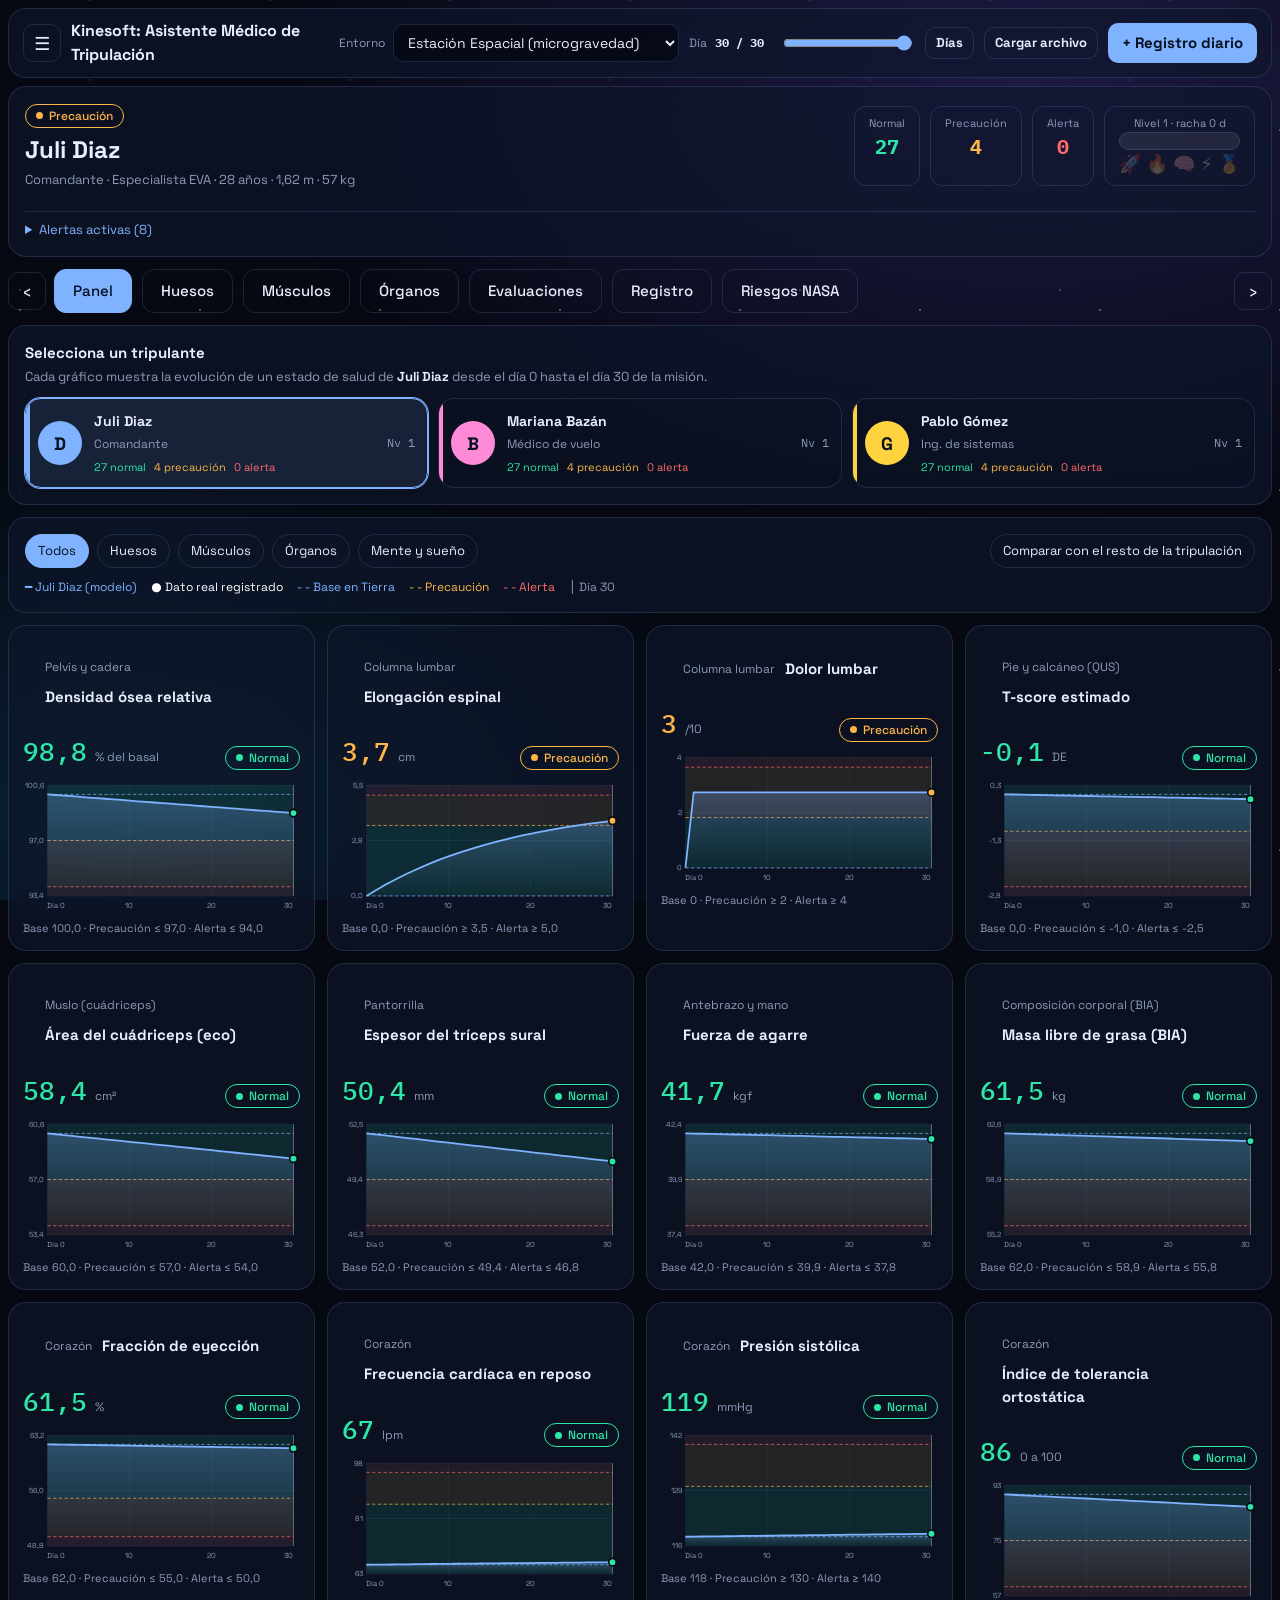
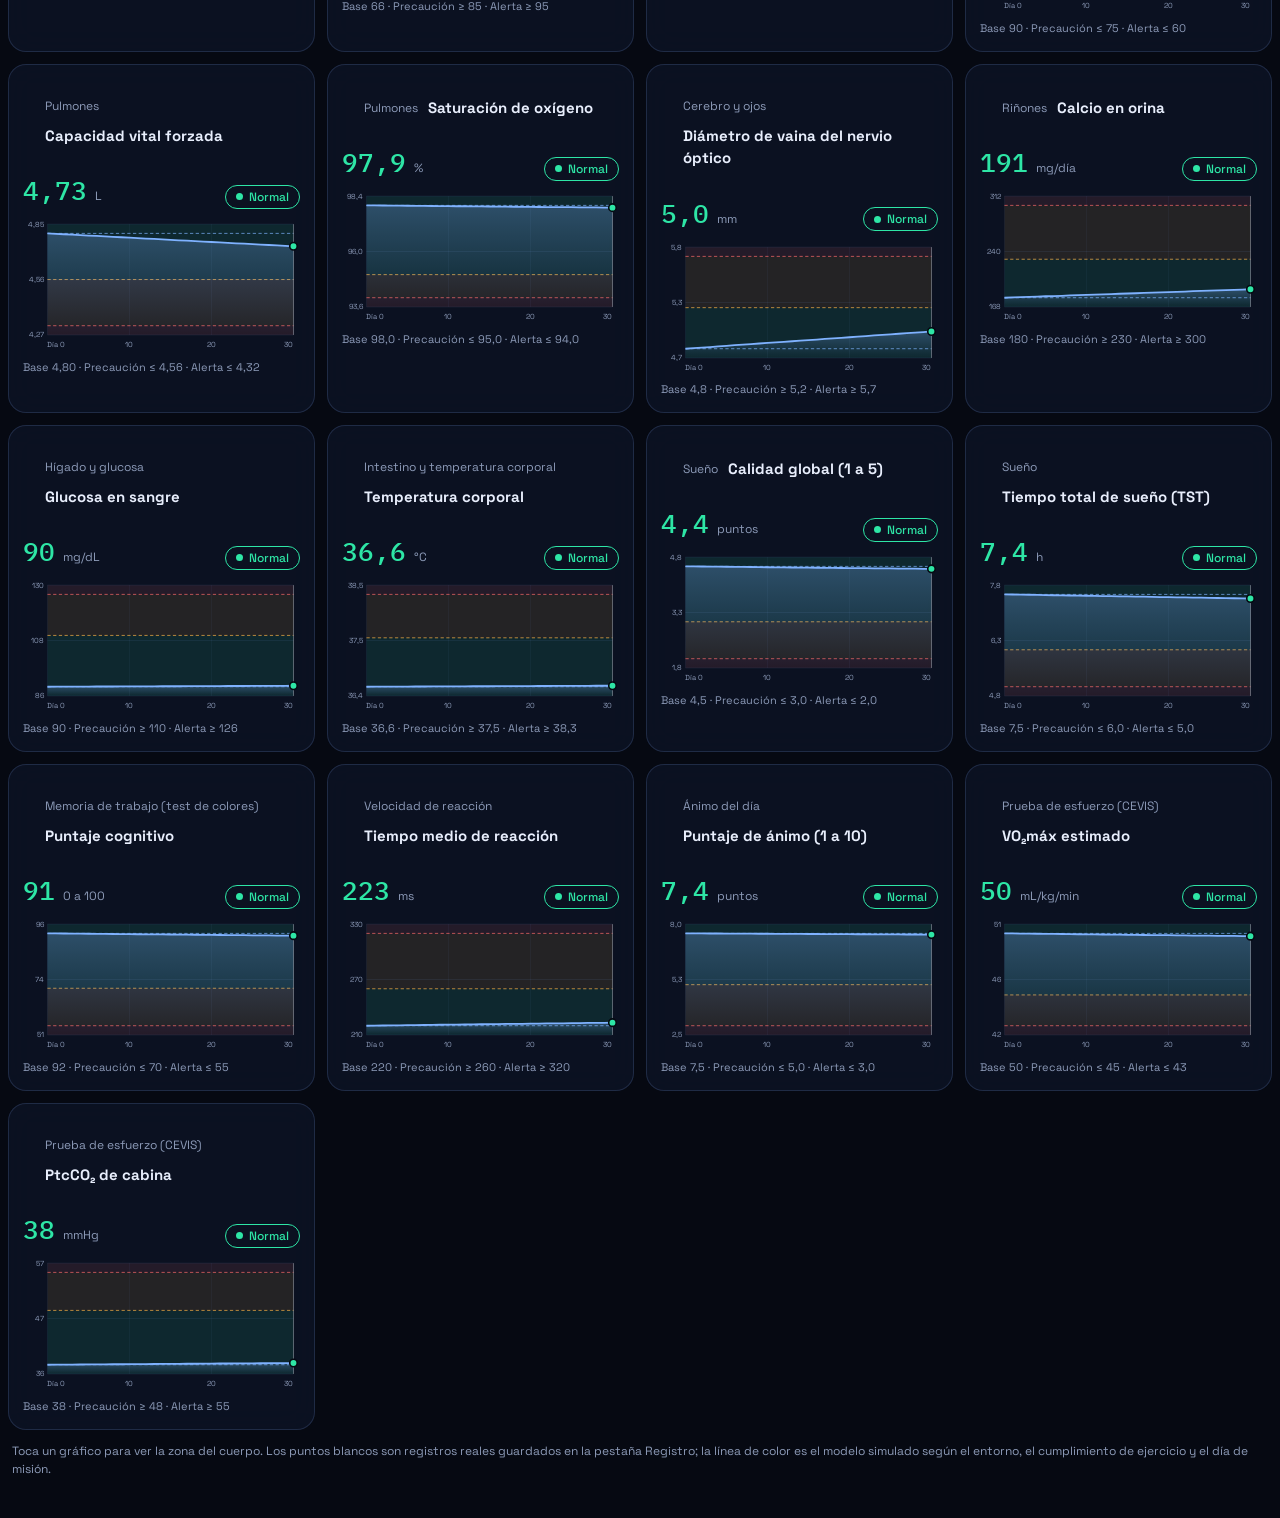
<file: index.html>
<!DOCTYPE html>
<html lang="es"><head><meta charset="UTF-8">
<meta name="viewport" content="width=device-width, initial-scale=1, viewport-fit=cover">
<title>Kinesoft: Asistente Médico de Tripulación</title>
<link href="https://fonts.googleapis.com/css2?family=Space+Grotesk:wght@400;500;700&family=IBM+Plex+Mono:wght@400;500&display=swap" rel="stylesheet">
<link rel="stylesheet" href="styles.css">
</head><body>
<div class="sky"><i></i><i></i></div><div id="tip" class="mono"></div><div id="toast"></div>
<header class="g"><button class="ib hb" id="hb" aria-label="Abrir menú de navegación" aria-expanded="false" aria-controls="drawer">☰</button><h1>Kinesoft: Asistente Médico de Tripulación</h1>
<label class="ctl xs">Entorno<select id="env"></select></label>
<label class="ctl">Día <b id="dd" class="mono" style="color:var(--tx);min-width:58px"></b><input type="range" id="day" min="0" max="30" aria-label="Día de misión"></label>
<button class="btn o sm" id="dys">Días</button><button class="btn o sm" id="upl">Cargar archivo</button>
<button class="btn" id="log">+ Registro diario</button></header>
<div id="scrim"></div>
<aside id="drawer" class="g" inert aria-label="Menú de navegación"><div class="dh"><b class="mono">NAVEGACIÓN</b><button class="ib" id="dx" aria-label="Cerrar menú">✕</button></div><div class="mono sec">TRIPULACIÓN</div><div id="crew"></div><div class="mono sec">SECCIONES</div><nav id="nav" aria-label="Secciones de evaluación"></nav><div class="mono sec">SIMULACIÓN</div>
<label class="ctl" style="display:grid;margin-top:12px">Entorno de misión<select id="env2"></select></label>
<p id="envnote" style="font-size:12px;color:var(--mu)"></p>
<label class="ctl" style="display:grid;margin-top:8px">Cumplimiento de ejercicio <b id="adho" class="mono" style="color:var(--tx)"></b><input type="range" id="adh" min="0" max="100" step="5" style="width:100%"></label>
<label class="ctl" style="display:grid;margin-top:12px">Dolor lumbar (0 a 10) <b id="vaso" class="mono" style="color:var(--tx)"></b><input type="range" id="vas" min="0" max="10" step="1" style="width:100%"></label></aside>
<div class="app">
<main class="main" style="display:grid;gap:12px"><section class="g hero" id="hero"></section>
<div class="rw"><button class="ib" data-r="tabs" data-d="-1" aria-label="Anterior">‹</button><div class="rail" id="tabs"></div><button class="ib" data-r="tabs" data-d="1" aria-label="Siguiente">›</button></div>
<div class="stage" id="stage"></div></main></div>
<dialog id="dlg"><div id="dbody"></div></dialog>
<script src="clinicalconfig.js"></script><script src="anatomy.js"></script><script src="importer.js"></script><script src="apps.js"></script><script src="nav.js"></script>
</body></html>
</file>
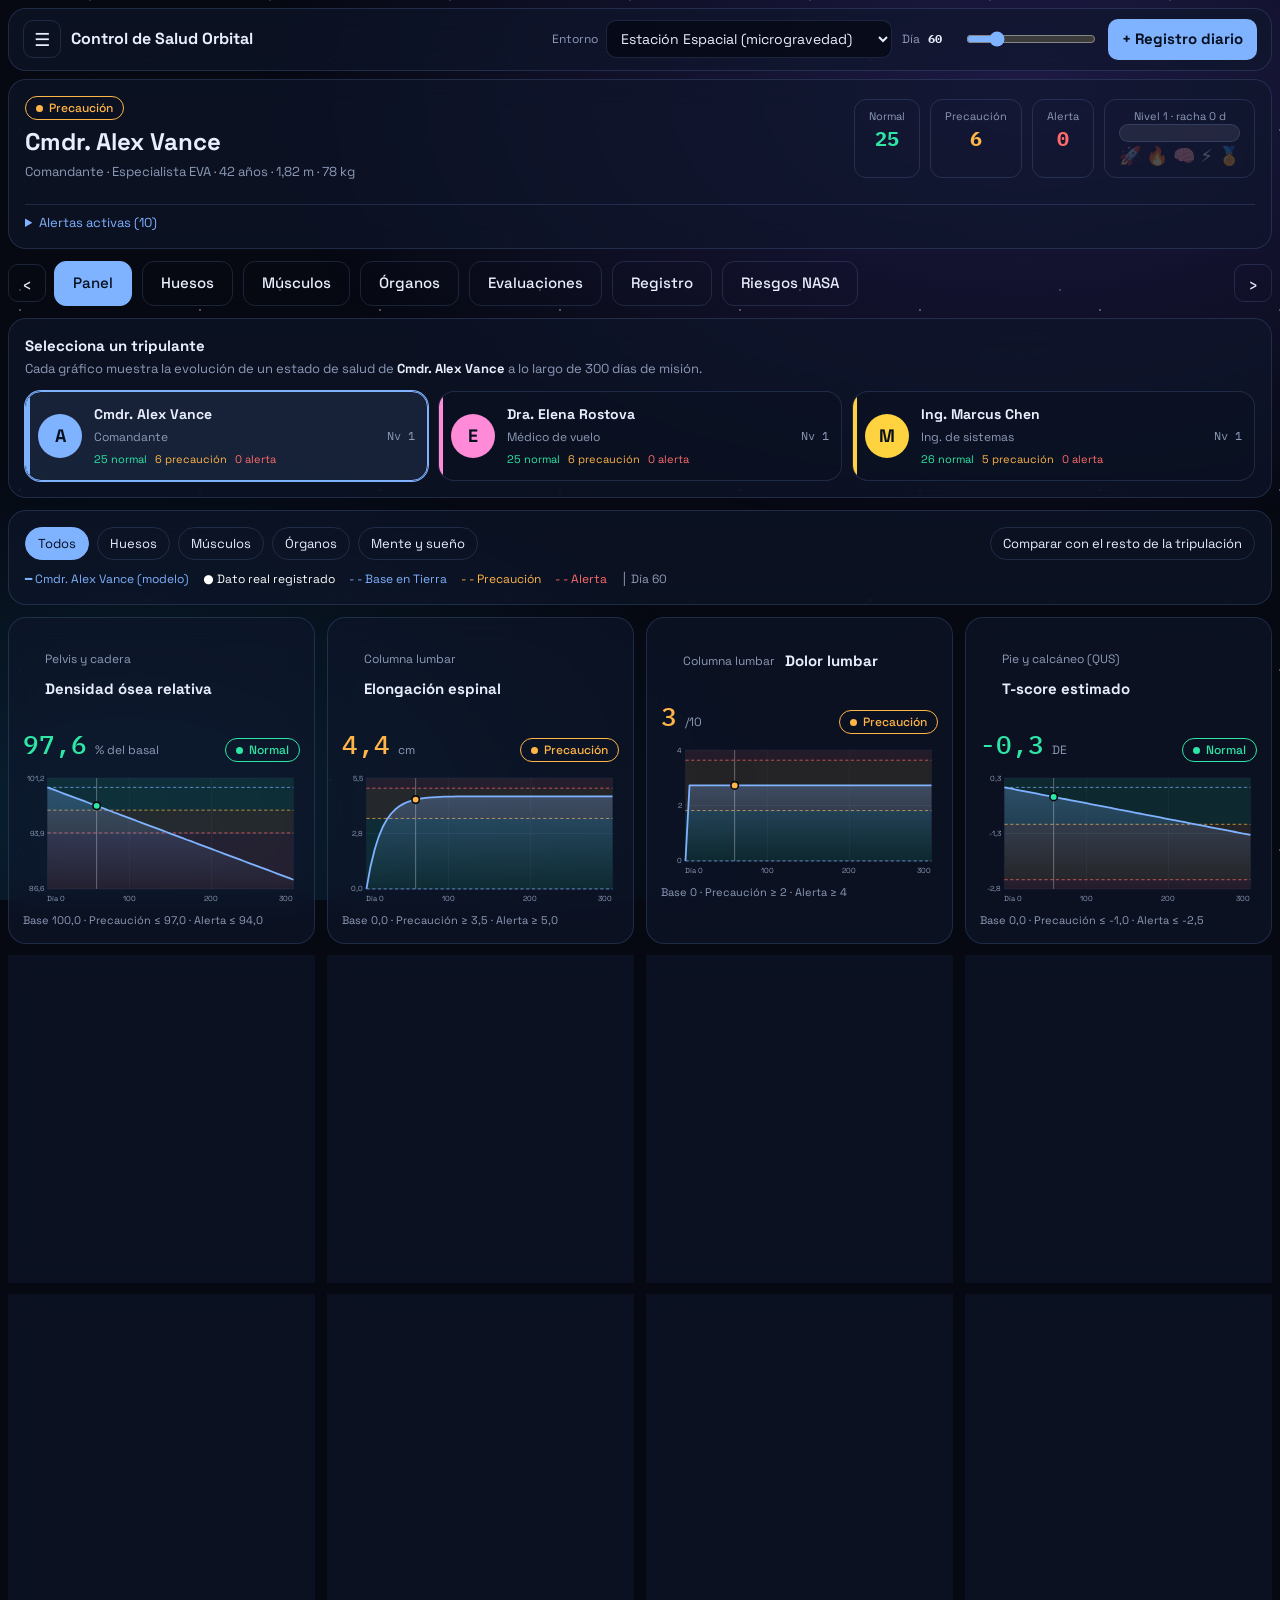
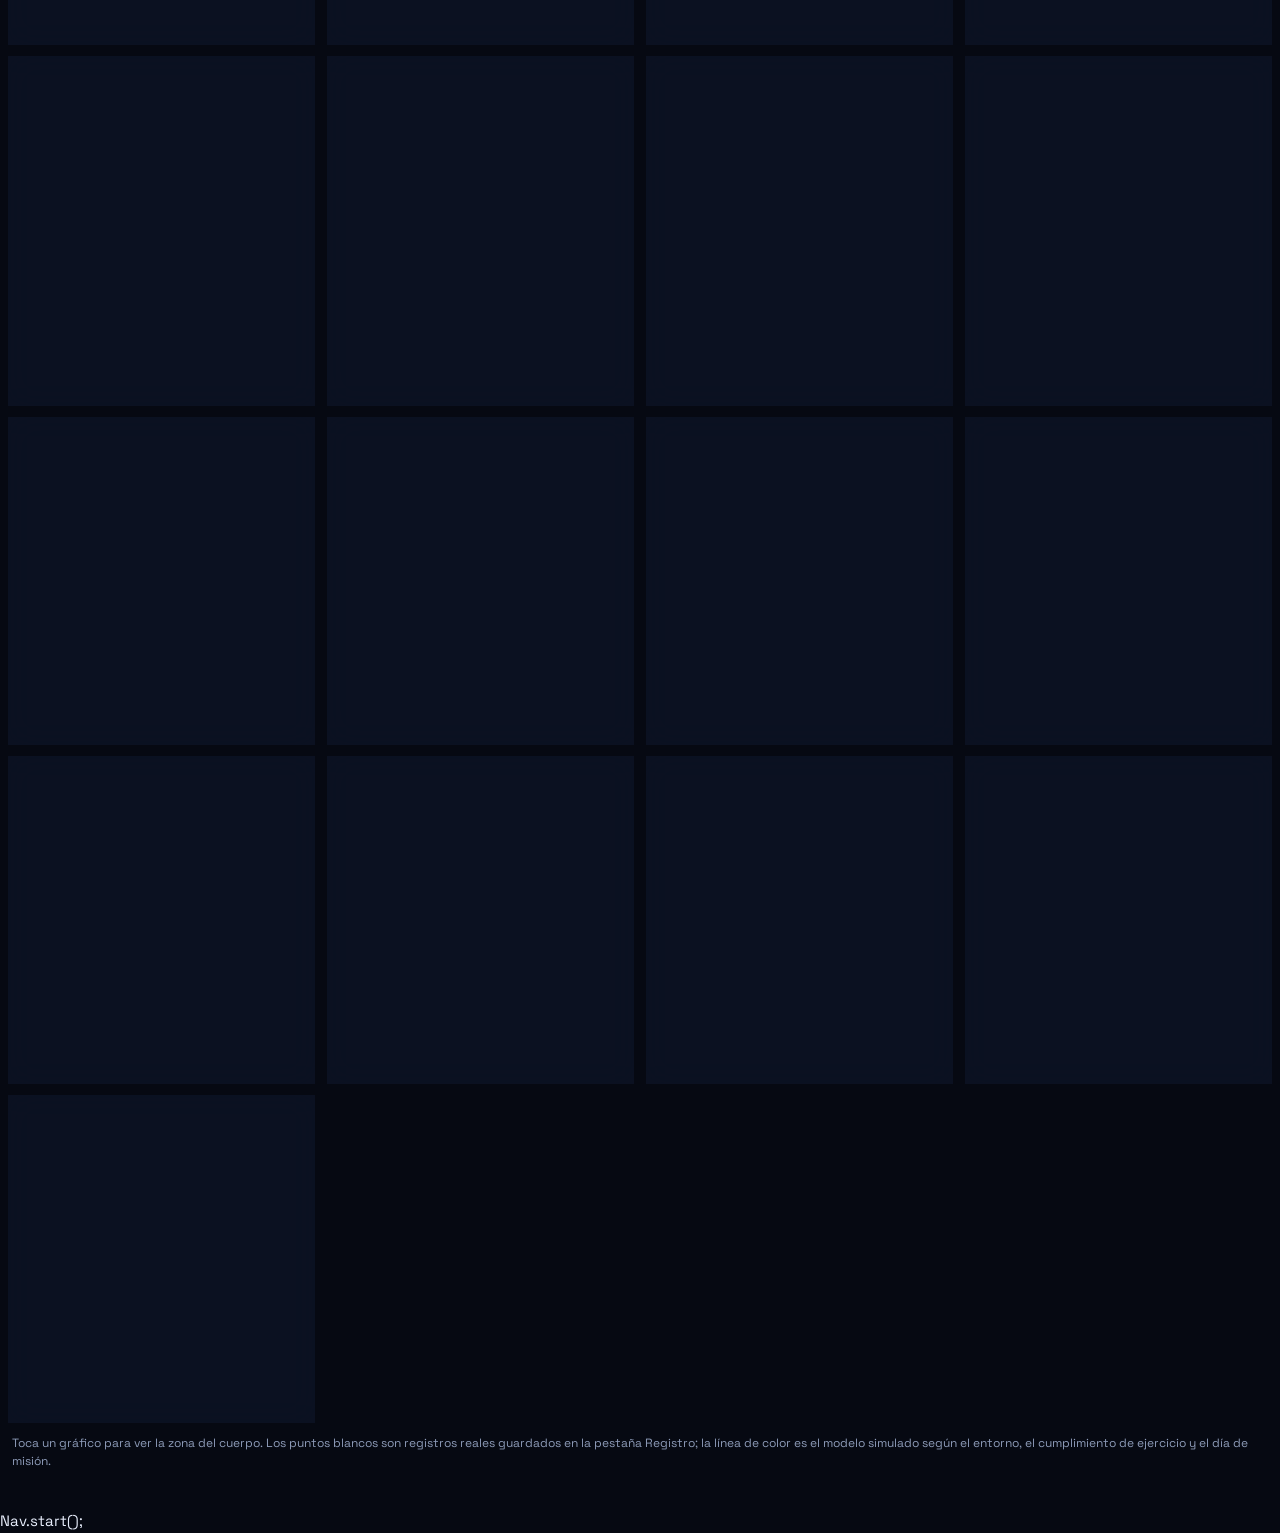
<file: control_salud_orbital_bundle.html>
<!DOCTYPE html>
<html lang="es"><head><meta charset="UTF-8">
<meta name="viewport" content="width=device-width, initial-scale=1, viewport-fit=cover">
<title>Control de Salud Orbital</title>
<link href="https://fonts.googleapis.com/css2?family=Space+Grotesk:wght@400;500;700&family=IBM+Plex+Mono:wght@400;500&display=swap" rel="stylesheet">
<style>
:root{--bg:#060912;--glass:rgba(16,24,44,.62);--line:rgba(140,180,255,.16);--tx:#e8eefc;--mu:#8d9bb8;--ac:#7fb2ff;--ok:#2ee6a6;--warn:#ffb547;--bad:#ff6b6b;color-scheme:dark;box-sizing:border-box;padding-top:env(safe-area-inset-top,0px);padding-bottom:env(safe-area-inset-bottom,0px)}
*{box-sizing:border-box}html{scroll-padding-top:env(safe-area-inset-top,0px)}
body{margin:0;background:var(--bg);color:var(--tx);font:400 15px/1.5 'Space Grotesk',system-ui,sans-serif;min-height:100vh}
.mono{font-family:'IBM Plex Mono',ui-monospace,monospace}
.sky{position:fixed;inset:0;z-index:0;pointer-events:none;background:radial-gradient(60% 50% at 80% 10%,rgba(90,70,200,.28),transparent),radial-gradient(50% 40% at 10% 90%,rgba(20,120,170,.22),transparent)}
.sky i{position:absolute;inset:-260px 0 0;background-image:radial-gradient(1.5px 1.5px at 20px 30px,#fff,transparent),radial-gradient(1px 1px at 90px 80px,#cfe0ff,transparent),radial-gradient(1.2px 1.2px at 150px 140px,#fff,transparent);background-size:180px 180px;opacity:.55;animation:drift 90s linear infinite}
.sky i+i{background-size:260px 260px;opacity:.35;animation-duration:150s}@keyframes drift{to{transform:translateY(260px)}}
.g{background:var(--glass);border:1px solid var(--line);border-radius:18px;backdrop-filter:blur(14px);-webkit-backdrop-filter:blur(14px)}
header{position:sticky;top:env(safe-area-inset-top,0px);z-index:30;display:flex;flex-wrap:wrap;gap:10px;align-items:center;padding:10px 14px;margin:8px;border-radius:16px}
header h1{font-size:16px;margin:0;font-weight:700;flex:1;min-width:140px}
.ctl{display:flex;align-items:center;gap:8px;font-size:12px;color:var(--mu)}
select,input,textarea{background:rgba(5,8,18,.7);color:var(--tx);border:1px solid var(--line);border-radius:10px;padding:8px 10px;font:inherit;font-size:14px;min-width:0}
select:focus,input:focus,textarea:focus,button:focus-visible,summary:focus-visible,.z:focus-visible{outline:2px solid var(--ac);outline-offset:2px}
input[type=range]{padding:0;accent-color:var(--ac);width:130px}button{font:inherit;color:var(--tx);cursor:pointer}
.btn{background:var(--ac);color:#06101f;border:0;border-radius:10px;padding:9px 14px;font-weight:700}.btn.o{background:transparent;color:var(--tx);border:1px solid var(--line)}.btn.sm{padding:5px 10px;font-size:13px}
.ib{background:transparent;border:1px solid var(--line);border-radius:10px;width:38px;height:38px;font-size:18px}
.app{position:relative;z-index:1;max-width:1320px;margin:0 auto;padding:0 8px 40px;display:grid;gap:12px}
#drawer{position:fixed;z-index:40;inset:0 auto 0 0;width:340px;max-width:90vw;overscroll-behavior:contain;transform:translateX(-105%);transition:transform .3s;padding:16px;border-radius:0 18px 18px 0;background:rgba(8,12,26,.95);overflow:auto}
#drawer.open{transform:none}#scrim{position:fixed;inset:0;z-index:35;background:rgba(0,0,0,.55);display:none}#scrim.on{display:block}
.crew{display:flex;gap:10px;align-items:center;width:100%;text-align:left;padding:10px;margin-bottom:8px;border-radius:14px;background:transparent;border:1px solid var(--line)}.crew.on{background:rgba(127,178,255,.14);border-color:var(--ac)}.crew b{display:block;font-size:14px}.crew span{font-size:12px;color:var(--mu)}
.av{width:36px;height:36px;border-radius:50%;display:grid;place-items:center;background:linear-gradient(135deg,#2b4fa8,#6a4fd8);font-weight:700;flex:none}
.hero{padding:16px;display:flex;flex-wrap:wrap;gap:14px;justify-content:space-between;align-items:center}.hero h2{margin:4px 0 2px;font-size:24px}.hero p{margin:0;color:var(--mu);font-size:13px}
.kp{display:flex;gap:10px;flex-wrap:wrap}.kp div{padding:8px 14px;border-radius:12px;border:1px solid var(--line);text-align:center}.kp small{display:block;color:var(--mu);font-size:11px}.kp b{font-size:20px}
.xp{height:6px;border-radius:9px;background:rgba(255,255,255,.08);overflow:hidden;min-width:120px}.xp i{display:block;height:100%;background:linear-gradient(90deg,#7fb2ff,#9b6bff)}
.bd{display:inline-flex;align-items:center;gap:6px;font-size:12px;padding:2px 10px;border-radius:99px;border:1px solid currentColor;font-weight:500}.bd:before{content:"";width:7px;height:7px;border-radius:50%;background:currentColor}
.t0{color:var(--ok)}.t1{color:var(--warn)}.t2{color:var(--bad)}.t3{color:#7b869e}
.rail{display:flex;gap:10px;overflow-x:auto;scroll-snap-type:x mandatory;scrollbar-width:none;-webkit-overflow-scrolling:touch}.rail::-webkit-scrollbar{display:none}.rail>*{scroll-snap-align:start;flex:none}
.rw{display:flex;align-items:center;gap:8px}.rw .rail{flex:1}.rw .ib{display:none}@media(min-width:900px){.rw .ib{display:block}}
.tab{padding:10px 18px;border-radius:12px;border:1px solid var(--line);background:transparent;font-weight:500;white-space:nowrap}.tab.on{background:var(--ac);color:#06101f;border-color:var(--ac)}
.stage{display:grid;gap:12px}.stage.anim>*{animation:in .4s ease}@keyframes in{from{opacity:0;transform:translateY(8px)}}
.pn{padding:16px}.svgw{display:grid;place-items:center;border-radius:14px;min-height:380px;position:relative}
svg.body{width:100%;max-width:270px;height:auto}.sil-a *{fill:none;stroke:#9ec5ff;stroke-opacity:.6;stroke-width:3;stroke-linejoin:round}.sil-b *{fill:#0a1128;stroke:none}.sil-c *{fill:url(#bs);fill-opacity:.26;stroke:none}
.gh{pointer-events:none}.gh .f{fill:rgba(190,215,255,.07);stroke:rgba(190,215,255,.2);stroke-width:.6}.gh .s{fill:none;stroke:rgba(190,215,255,.18)}.gh .d,.gh .k{fill:none;stroke:none}
.rings circle{fill:none;stroke:rgba(127,178,255,.14);stroke-dasharray:2 5}.scan{fill:rgba(127,178,255,.35);animation:scan 5s linear infinite}@keyframes scan{from{transform:translateY(0)}to{transform:translateY(470px)}}
.z{cursor:pointer;transition:color .4s,filter .4s}.z .f{fill:currentColor;fill-opacity:.62;stroke:rgba(5,8,18,.55);stroke-width:.7}.z .s{fill:none;stroke:currentColor;stroke-width:2.4;stroke-linecap:round;stroke-opacity:.9}.z .d{fill:none;stroke:rgba(5,8,18,.6);stroke-width:.9;stroke-linecap:round;pointer-events:none}.z .k{fill:#060912;fill-opacity:.85;pointer-events:none}
.z.s0{color:var(--ok);filter:drop-shadow(0 0 3px rgba(46,230,166,.6))}.z.s1{color:var(--warn);filter:drop-shadow(0 0 3px rgba(255,181,71,.7))}.z.s2{color:var(--bad);filter:drop-shadow(0 0 4px rgba(255,107,107,.85))}.z.s3{color:#6d788f;filter:none}
.z.sel .f{stroke:#fff;stroke-width:1.2;fill-opacity:.88}.z.sel{filter:drop-shadow(0 0 2px #fff) drop-shadow(0 0 7px currentColor)}.z:hover{opacity:.82}
#tip{position:fixed;z-index:60;pointer-events:none;padding:6px 10px;border-radius:10px;font-size:12px;background:rgba(5,8,18,.95);border:1px solid var(--line);display:none;white-space:nowrap}
.card{width:240px;padding:14px;border-radius:16px;border:1px solid var(--line);background:rgba(10,16,32,.55);text-align:left;display:block}.card.sel{border-color:var(--ac);box-shadow:0 0 0 1px var(--ac)}.card small{color:var(--mu)}.card .v{font-size:24px;font-weight:700;margin:4px 0}.card .v em{font-style:normal;font-size:12px;color:var(--mu);font-weight:400}
.bar{height:6px;border-radius:9px;background:rgba(255,255,255,.08);overflow:hidden;margin:8px 0}.bar i{display:block;height:100%;border-radius:9px;background:currentColor;transition:width .5s}
.src{font-size:11px;padding:1px 8px;border-radius:6px;background:rgba(127,178,255,.15);color:var(--ac);font-style:normal}.src.r{background:var(--ac);color:#06101f;font-weight:700}
details{border-top:1px solid var(--line);padding-top:8px;margin-top:8px}summary{cursor:pointer;color:var(--ac);font-size:13px}details p{color:var(--mu);font-size:13px;margin:6px 0}
.lg{display:flex;gap:14px;flex-wrap:wrap;font-size:12px;color:var(--mu);margin-top:4px}
.pl{display:grid;gap:6px;margin:8px 0}.pr{display:grid;grid-template-columns:1fr auto;gap:2px 10px;text-align:left;padding:8px 10px;border-radius:10px;border:1px solid var(--line);background:transparent;font-size:13px}.pr.on{border-color:var(--ac);background:rgba(127,178,255,.1)}.pr>span:last-child{grid-column:1/-1}.pr em{font-style:normal;font-size:11px;color:var(--mu)}
.two{display:grid;gap:12px}@media(min-width:900px){.two.fig{grid-template-columns:320px 1fr}}
@media(max-width:899px){.xs{display:none}}
dialog{border:1px solid var(--line);border-radius:18px;background:#0a1020;color:var(--tx);padding:18px;width:min(620px,94vw);max-height:92vh}dialog::backdrop{background:rgba(0,0,0,.7)}
.fg{display:grid;grid-template-columns:1fr 1fr;gap:10px}.fg label{font-size:12px;color:var(--mu);display:grid;gap:4px}.w{grid-column:1/-1}
.row{display:flex;gap:8px;flex-wrap:wrap;align-items:center}.chip{padding:6px 12px;border-radius:99px;border:1px solid var(--line);background:transparent;font-size:13px}.chip.on{background:var(--ac);color:#06101f;border-color:var(--ac)}
.sw{display:grid;grid-template-columns:repeat(5,1fr);gap:8px;margin:12px 0}.sw button{aspect-ratio:1;border-radius:14px;border:2px solid transparent;font-weight:700;color:#06101f}
.big{min-height:170px;border-radius:18px;display:grid;place-items:center;text-align:center;font-size:28px;font-weight:700;user-select:none;touch-action:manipulation;padding:12px}
table.tb{width:100%;border-collapse:collapse;font-size:12px}.tb td,.tb th{padding:6px 8px;border-top:1px solid var(--line);text-align:left;vertical-align:top}.tb th{color:var(--mu);font-weight:500}
.alert{padding:8px 12px;border-radius:12px;border:1px solid currentColor;margin:8px 0;font-size:13px}
#toast{position:fixed;left:50%;bottom:calc(20px + env(safe-area-inset-bottom,0px));transform:translateX(-50%);background:var(--ok);color:#042;padding:8px 16px;border-radius:99px;font-weight:700;opacity:0;transition:opacity .3s;z-index:70;pointer-events:none}#toast.on{opacity:1}
a{color:var(--ac)}@media(prefers-reduced-motion:reduce){*{animation:none!important;transition:none!important}}
/* ---- panel: selector de tripulante y cuadrícula de gráficos ---- */
.ccw{display:grid;gap:10px;margin-top:12px;grid-template-columns:repeat(auto-fit,minmax(240px,1fr))}
.cc{display:flex;align-items:center;gap:12px;text-align:left;padding:12px;border-radius:16px;border:1px solid var(--line);background:rgba(10,16,32,.5);position:relative;overflow:hidden}
.cc:before{content:"";position:absolute;left:0;top:0;bottom:0;width:4px;background:var(--cc)}
.cc.on{border-color:var(--cc);background:rgba(127,178,255,.1);box-shadow:0 0 0 1px var(--cc)}
.cc .av{width:44px;height:44px;font-size:18px}.ci{flex:1;min-width:0}.ci b{display:block;font-size:14px}.ci>span{font-size:12px;color:var(--mu)}
.mini{display:flex;gap:8px;flex-wrap:wrap;margin-top:4px}.mini i{font-style:normal;font-size:11px}.lv{font-size:12px;color:var(--mu)}
.cg{display:grid;gap:12px;grid-template-columns:repeat(auto-fill,minmax(300px,1fr))}
.gc{background:var(--glass);border:1px solid var(--line);border-radius:18px;padding:14px;cursor:pointer;backdrop-filter:blur(14px);-webkit-backdrop-filter:blur(14px);display:grid;gap:6px;align-content:start;transition:border-color .2s}
.gc:hover,.gc:focus-visible{border-color:var(--ac)}.gc header small{display:block;color:var(--mu);font-size:12px}.gc header b{font-size:15px}
.gv{display:flex;align-items:baseline;gap:8px;flex-wrap:wrap}.gv .mono{font-size:26px;font-weight:500}.gv em{font-style:normal;font-size:12px;color:var(--mu)}.gv .bd{margin-left:auto}
.gc footer{display:flex;justify-content:space-between;gap:8px;font-size:11px;color:var(--mu);flex-wrap:wrap}
/* ---- registro por zona ---- */
.rf{display:block;font-size:11px;color:var(--mu);margin-top:2px}.rf .bd{font-size:10px;padding:0 7px}
.zc{display:inline-flex;align-items:center;gap:6px;font-size:12px}.zc i{font-style:normal}
.tb tr.cur td{background:rgba(127,178,255,.1)}.tb .chip{padding:2px 10px;font-size:12px}
#regform .fg label{align-content:start}
@media(max-width:560px){.fg{grid-template-columns:1fr}.cg{grid-template-columns:1fr}}

.app>*,.main>*,.rw .rail{min-width:0}.main{min-width:0}.gc,.cc{min-width:0}
.two>*{min-width:0}@media(min-width:900px){.two.fig{grid-template-columns:320px minmax(0,1fr)}}
.stage,.main{grid-template-columns:minmax(0,1fr)}.stage>*{min-width:0}

/* ---- vistas (v-if), drawer jerárquico y navegación ---- */
.view{display:grid;gap:12px;min-width:0}.view [id],#insp,#regform{scroll-margin-top:calc(env(safe-area-inset-top,0px) + 96px)}
html.lock{overflow:hidden}#drawer[inert]{visibility:hidden;transition:transform .3s,visibility 0s .3s}
.dh{display:flex;justify-content:space-between;align-items:center;margin-bottom:4px}.dh b{color:var(--mu);font-size:12px;letter-spacing:.08em}
.sec{color:var(--mu);font-size:12px;margin:14px 0 8px;letter-spacing:.08em}
#nav{display:grid;gap:6px}.ng{border:1px solid var(--line);border-radius:14px;overflow:hidden}.ng.cur{border-color:var(--ac)}
.ngh{display:flex;align-items:center;gap:10px;width:100%;min-height:46px;padding:8px 12px;background:transparent;border:0;text-align:left}
.ngh b{flex:1;font-size:14px;font-weight:500}.ngh em{font-style:normal;color:var(--mu);transition:transform .2s}.ng.open .ngh em{transform:rotate(90deg)}
.ng ul{list-style:none;margin:0;padding:0 6px 6px;display:none}.ng.open ul{display:grid;gap:2px}
.nl{display:flex;justify-content:space-between;align-items:center;gap:8px;width:100%;min-height:42px;padding:8px 12px;border:0;border-radius:10px;background:transparent;text-align:left;font-size:13px}
.nl:hover{background:rgba(127,178,255,.08)}.nl.on{background:rgba(127,178,255,.18);box-shadow:inset 2px 0 var(--ac)}.nl i,.ngh i{font-style:normal;font-size:10px}
/* gráficos de evolución junto a la silueta e historial: tamaño contenido, centrado */
.pn svg[role="img"]{max-width:480px;margin-inline:auto}
@media(max-width:560px){.pn svg[role="img"]{max-width:100%}}
/* la vista no debe ensancharse por el carrusel: una sola columna que puede encogerse */
.view{grid-template-columns:minmax(0,1fr)}.view>*{min-width:0}
/* carrusel de tarjetas: máximo 4 visibles; el resto aparece con las flechas */
@media(min-width:900px){.rail>.card{width:calc((100% - 30px)/4)}}
/* flechas del carrusel de tarjetas siempre visibles */
.ib[data-r="cards"]{display:block}

</style>
</head><body>
<div class="sky"><i></i><i></i></div><div id="tip" class="mono"></div><div id="toast"></div>
<header class="g"><button class="ib hb" id="hb" aria-label="Abrir menú de navegación" aria-expanded="false" aria-controls="drawer">☰</button><h1>Control de Salud Orbital</h1>
<label class="ctl xs">Entorno<select id="env"></select></label>
<label class="ctl">Día <b id="dd" class="mono" style="color:var(--tx);min-width:28px"></b><input type="range" id="day" min="0" max="300" aria-label="Día de misión"></label>
<button class="btn" id="log">+ Registro diario</button></header>
<div id="scrim"></div>
<aside id="drawer" class="g" inert aria-label="Menú de navegación"><div class="dh"><b class="mono">NAVEGACIÓN</b><button class="ib" id="dx" aria-label="Cerrar menú">✕</button></div><div class="mono sec">TRIPULACIÓN</div><div id="crew"></div><div class="mono sec">SECCIONES</div><nav id="nav" aria-label="Secciones de evaluación"></nav><div class="mono sec">SIMULACIÓN</div>
<label class="ctl" style="display:grid;margin-top:12px">Entorno de misión<select id="env2"></select></label>
<p id="envnote" style="font-size:12px;color:var(--mu)"></p>
<label class="ctl" style="display:grid;margin-top:8px">Cumplimiento de ejercicio <b id="adho" class="mono" style="color:var(--tx)"></b><input type="range" id="adh" min="0" max="100" step="5" style="width:100%"></label>
<label class="ctl" style="display:grid;margin-top:12px">Dolor lumbar (0 a 10) <b id="vaso" class="mono" style="color:var(--tx)"></b><input type="range" id="vas" min="0" max="10" step="1" style="width:100%"></label></aside>
<div class="app">
<main class="main" style="display:grid;gap:12px"><section class="g hero" id="hero"></section>
<div class="rw"><button class="ib" data-r="tabs" data-d="-1" aria-label="Anterior">‹</button><div class="rail" id="tabs"></div><button class="ib" data-r="tabs" data-d="1" aria-label="Siguiente">›</button></div>
<div class="stage" id="stage"></div></main></div>
<dialog id="dlg"><div id="dbody"></div></dialog>
<script>
/* clinicalconfig.js — toda la configuración clínica. Agregar tripulantes, zonas o parámetros = añadir un objeto. */
"use strict";
const CREW=[
{id:"c1",name:"Cmdr. Alex Vance",role:"Comandante",bio:"Especialista EVA · 42 años · 1,82 m · 78 kg",age:42,sens:1,col:"#7fb2ff"},
{id:"c2",name:"Dra. Elena Rostova",role:"Médico de vuelo",bio:"Biología espacial · 38 años · 1,68 m · 62 kg",age:38,sens:1.12,col:"#ff8ad8"},
{id:"c3",name:"Ing. Marcus Chen",role:"Ing. de sistemas",bio:"Robótica y soporte · 35 años · 1,75 m · 70 kg",age:35,sens:.9,col:"#ffd23f"}];
const ENVS={iss:{n:"Estación Espacial (microgravedad)",k:1,fk:1,gz:1,lat:"0,3 s",note:"Órbita baja: microgravedad total, 16 amaneceres al día y comunicación casi inmediata con Tierra."},
mars:{n:"Tránsito a Marte (espacio profundo)",k:1.1,fk:1,gz:1,lat:"hasta 22 min",note:"Más radiación y retraso de comunicación: el tripulante debe autoevaluarse con autonomía."},
moon:{n:"Base lunar Artemis (1/6 g)",k:.5,fk:.3,gz:.2,lat:"1,3 s",note:"Gravedad parcial: la pérdida ósea y muscular es menor, pero hay polvo lunar y radiación."}};
const TABS=[{id:"panel",n:"Panel",cm:""},
{id:"huesos",n:"Huesos",cm:"Protocolo ARED: sentadilla y peso muerto, bisfosfonatos y vitamina D. El cumplimiento de ejercicio se ajusta en el menú de tripulación."},
{id:"musculos",n:"Músculos",cm:"Cicloergómetro y resistencia isoinercial (ARED) 45 min diarios."},
{id:"organos",n:"Órganos",cm:"Control de fluidos, sodio moderado y pantalones de presión negativa (LBNP)."},
{id:"mente",n:"Evaluaciones",cm:"Registro matutino de sueño, test de colores, reacción y ánimo; obligatorio antes de una EVA o acoplamiento."},
{id:"registro",n:"Registro",cm:""},
{id:"riesgos",n:"Riesgos NASA",cm:""}];
const SN=["Normal","Precaución","Alerta","Sin sensor"];
/* ---- helpers de modelo fisiológico ---- */
const clamp=(x,a,b)=>Math.min(b,Math.max(a,x));
const P=(id,n,u,base,v,dir,y,r,d=1,x={})=>({id,n,u,base,v,dir,y,r,d,...x});
const dens=r=>P("dens","Densidad ósea relativa","% del basal",100,c=>100-r*c.m*c.f*c.k,"lt",97,94);
const load=()=>P("load","Carga mecánica diaria","% de la meta",100,c=>c.d?55+45*c.adh:100,"lt",85,70,0);
const mus=(id,n,u,b,r,ty=.05,tr=.1,d=1)=>P(id,n,u,b,c=>b*(1-r/100*c.m*c.f*c.k),"lt",b*(1-ty),b*(1-tr),d);
const mt=(id,n,u,b,r,dir,y,rd,d=1)=>P(id,n,u,b,c=>b*(1+r/100*c.m*c.f*c.k),dir,y,rd,d);
const fl=(id,n,u,b,r,dir,y,rd,d=1)=>P(id,n,u,b,c=>b*(1+r/100*c.m*c.fk),dir,y,rd,d);
const ev0=(id,n,u,fn,y,r)=>P(id,n,u,0,fn,"gt",y,r,0);
const SI0=.67*85+.28*1600-420,buaF=c=>85*(1-.012*c.m*c.f*c.k),sosF=c=>1600*(1-.0015*c.m*c.f*c.k),siF=c=>.67*buaF(c)+.28*sosF(c)-420,tF=c=>(siF(c)-SI0)/8,zF=c=>tF(c)+.4,lossF=c=>(SI0-siF(c))/SI0*100;
const fiF=c=>clamp(Math.round(6+5*Math.max(0,lossF(c))+14*Math.max(0,-(zF(c)+.5))),0,100),dH=(c)=>4.6*(1-Math.exp(-c.d/18))*c.gz;
const Z=(tab,id,n,txt,p,src,sys)=>({tab,id,n,txt,p,sys:sys||tab,src});
const BS="Modelo de pérdida ósea: ultrasonido del calcáneo (QUS), carga plantar y ARED.",MS="Ecografía muscular, dinamómetro y rendimiento en el ARED.",NO="Este órgano todavía no tiene sensor ni parámetros definidos. Se incorpora sumando una variable a su lista.";
const ZONES=[
Z("huesos","craneo","Cráneo y mandíbula","El cráneo no soporta peso, por eso casi no pierde densidad. Lo que sí se vigila es la presión dentro de la cabeza (ver Órganos, Cerebro y ojos).",[dens(0)],BS),
Z("huesos","cervical","Columna cervical","Las vértebras del cuello cargan poco peso incluso en la Tierra, así que pierden poca densidad.",[dens(.3)],BS),
Z("huesos","toracica","Columna torácica","Se mantiene bastante estable porque se apoya en la caja torácica.",[dens(.5)],BS),
Z("huesos","lumbar","Columna lumbar","En microgravedad los discos entre las vértebras absorben líquido y se expanden: la columna se alarga unos centímetros y puede doler la zona lumbar. Además las vértebras pierden carga y densidad.",[dens(1.2),P("dh","Elongación espinal","cm",0,c=>dH(c),"gt",3.5,5),P("dhp","Ganancia de estatura","%",0,c=>dH(c)/175*100,"gt",2,3),P("disc","Altura del disco L4-L5","mm",10.5,c=>10.5*(1+.028*dH(c)),"gt",11.55,12.08),P("lord","Ángulo de lordosis lumbar","°",50,c=>50*(1-.055*dH(c)),"lt",42.5,35,0),P("vas","Dolor lumbar","/10",0,c=>c.d?c.vas:0,"gt",2,4,0)],BS),
Z("huesos","costillas","Costillas y esternón","Las costillas se mueven con cada respiración, por eso conservan mejor su densidad.",[dens(.2)],BS),
Z("huesos","humero","Hombros y brazos (clavícula, escápula, húmero)","Los brazos no soportan peso en órbita, pero se usan en las caminatas espaciales y en el ejercicio resistivo.",[dens(.3)],BS),
Z("huesos","antebrazo","Antebrazo y mano","Radio, cúbito y huesos de la mano pierden poca densidad. Se controla la fatiga por el uso del traje de actividad extravehicular.",[dens(.3)],BS),
Z("huesos","pelvis","Pelvis y cadera","La pelvis normalmente sostiene todo el peso del cuerpo. Sin gravedad es una de las zonas que más hueso pierde, entre 1 % y 2 % por mes sin contramedidas.",[dens(1.6)],BS),
Z("huesos","femur","Fémur y rótula","Es el hueso más largo y carga peso al caminar. En órbita se adelgaza si no se compensa con ejercicio resistivo.",[dens(1.3),load()],BS),
Z("huesos","tibia","Tibia y peroné","Reciben el impacto de cada paso en la Tierra. En flotación esa carga desaparece y el hueso empieza a reabsorberse.",[dens(1.1),load()],BS),
Z("huesos","pie","Pie y calcáneo (QUS)","El talón se mide con ultrasonido cuantitativo porque es hueso esponjoso muy activo. La velocidad y la atenuación de la onda cambian cuando las trabéculas se adelgazan.",[P("si","Índice de rigidez (SI)","índice",SI0,siF,"lt",SI0*.97,SI0*.92),P("sos","Velocidad del sonido (SOS)","m/s",1600,sosF,"lt",1576,1568,0),P("bua","Atenuación de banda ancha (BUA)","dB/MHz",85,buaF,"lt",80.75,78.2),P("t","T-score estimado","DE",0,tF,"lt",-1,-2.5),P("z","Z-score estimado","DE",.4,zF,"lt",-.5,-1),P("fi","Índice de fragilidad","0 a 100",6,fiF,"gt",25,50,0),load()],BS),
Z("musculos","hombros","Pectoral y hombros","El deltoides y el pectoral trabajan poco sin gravedad, pero se mantienen mejor que las piernas.",[mus("delt","Espesor del deltoides","mm",28,.9),mus("pec","Espesor del pectoral mayor","mm",22,.9)],MS),
Z("musculos","brazos","Brazos (bíceps y tríceps)","Bíceps y tríceps pierden poca masa porque se usan para desplazarse y ejercitarse.",[mus("bic","Espesor del bíceps","mm",30,.7),mus("tri","Espesor del tríceps","mm",26,.8)],MS),
Z("musculos","antebrazom","Antebrazo y mano","La fuerza de agarre se mide con dinamómetro y se compara con el valor previo al vuelo. El traje espacial agrega fatiga.",[mus("grip","Fuerza de agarre","kgf",42,.8),mus("fle","Espesor de flexores","mm",24,.6)],MS),
Z("musculos","core","Abdomen y espalda","Los músculos que sostienen la postura trabajan menos sin gravedad y pierden tono.",[mus("rec","Espesor del recto abdominal","mm",11,2),mus("ere","Espesor de erectores espinales","mm",30,1.8)],MS),
Z("musculos","cadera","Cadera y glúteos","El glúteo mayor es de los que más se activan al caminar en la Tierra y de los que más pierden en órbita.",[mus("glu","Espesor del glúteo mayor","mm",28,2.6)],MS),
Z("musculos","muslo","Muslo (cuádriceps)","El cuádriceps es el gran músculo antigravitatorio. Si el área de corte baja de 60 a 52 cm² en tres meses, el software calcula el porcentaje de cambio y avisa.",[mus("quad","Área del cuádriceps (eco)","cm²",60,3.6),mus("isq","Área de isquiotibiales (eco)","cm²",34,2.6),mus("ared","Repeticiones en ARED (sentadilla, 80 kgf)","rep",15,3,.1,.2)],MS),
Z("musculos","pantorrilla","Pantorrilla","Sóleo y gastrocnemio sostienen el cuerpo de pie y son los que más rápido se atrofian en microgravedad.",[mus("sur","Espesor del tríceps sural","mm",52,4),mus("tal","Elevación de talones (rep)","rep",25,3.5,.1,.2)],MS),
Z("musculos","bia","Composición corporal (BIA)","La bioimpedancia, con electrodos en manos y pies, estima la masa libre de grasa y el agua corporal total; separa pérdida muscular de cambios de líquidos.",[mus("ffm","Masa libre de grasa (BIA)","kg",62,1.1),P("tbw","Agua corporal total (BIA)","L",45,c=>45*(1-.01*c.m*c.fk),"none",0,0)],"Bioimpedancia eléctrica."),
Z("organos","cerebro","Cerebro y ojos","En microgravedad los líquidos suben hacia la cabeza. Esto puede aumentar la presión dentro del cráneo y deformar la parte posterior del ojo. Se mide la vaina del nervio óptico con ecografía oftálmica.",[fl("onsd","Diámetro de vaina del nervio óptico","mm",4.8,3.5,"gt",5.2,5.7)],"Ecografía oftálmica volumétrica.","Neuro-ocular"),
Z("organos","vasos","Cuello: yugular y carótida","La sangre se acumula en el cuello y la vena yugular puede estancarse, con riesgo de coágulos. Las arterias además se vuelven más rígidas.",[P("ijv","Estasis de la vena yugular","grado 1 a 4",1,c=>1+.012*c.d*c.fk,"gt",2,3),fl("stif","Rigidez carotídea","m/s",6,2,"gt",6.36,6.72,2)],"Ecografía vascular Doppler.","Cardiovascular"),
Z("organos","pulmones","Pulmones","Sin gravedad las vísceras abdominales suben y el diafragma se eleva: baja la capacidad residual. También se vigila el polvo en cabina y tras caminatas espaciales.",[fl("fvc","Capacidad vital forzada","L",4.8,-1.4,"lt",4.56,4.32,2),fl("fev1","Volumen espiratorio en 1 s","L",3.9,-1.1,"lt",3.7,3.51,2),fl("frc","Capacidad residual funcional","L",2.6,-2.8,"lt",2.21,2.08,2),fl("spo2","Saturación de oxígeno","%",98,-.1,"lt",95,94),fl("pi","Índice de perfusión","%",4,-4,"lt",1,.5)],"Espirometría y oximetría de pulso.","Respiratorio"),
Z("organos","corazon","Corazón","Sin gravedad el corazón trabaja menos y se achica un poco. También cambia la regulación de la presión al ponerse de pie, lo que causa mareos al volver a la gravedad.",[fl("lvef","Fracción de eyección","%",62,-.8,"lt",55,50),mt("lvm","Índice de masa del ventrículo izquierdo","g/m²",80,-2.5,"lt",74,72),fl("sv","Volumen sistólico","mL",78,-2.6,"lt",70,66.3),fl("hr","Frecuencia cardíaca en reposo","lpm",66,1.2,"gt",85,95,0),fl("hrv","Variabilidad de la frecuencia (RMSSD)","ms",52,-4,"lt",45,39,0),fl("ort","Índice de tolerancia ortostática","0 a 100",90,-4.5,"lt",75,60,0),fl("sbp","Presión sistólica","mmHg",118,.6,"gt",130,140,0),fl("dbp","Presión diastólica","mmHg",76,.5,"gt",85,90,0)],"Ecocardiografía, Holter, tensiómetro y prueba de presión negativa (LBNP).","Cardiovascular"),
Z("organos","higado","Hígado y glucosa","El hígado regula la glucosa. Aunque aún no tiene sensor propio, la glucosa capilar es un indicador básico de autoevaluación (estrés, nutrición y resistencia a la insulina).",[fl("glu","Glucosa en sangre","mg/dL",90,.4,"gt",110,126,0)],"Glucómetro capilar.","Metabólico"),
Z("organos","estomago","Estómago","\u200b"+NO,[],"Sin sensor.","Otro"),
Z("organos","rinones","Riñones","El hueso que se pierde libera calcio que los riñones eliminan por la orina. Junto con menos agua ingerida, sube el riesgo de cálculos renales.",[mt("cal","Calcio en orina","mg/día",180,8,"gt",230,300,0),fl("diu","Diuresis","L/día",2.4,-3,"lt",2,1.7)],"Ecografía renal y balance hídrico.","Renal"),
Z("organos","intestino","Intestino y temperatura corporal",NO+" La temperatura corporal sí se vigila como indicador básico de infección o estrés térmico.",[fl("temp","Temperatura corporal","°C",36.6,.05,"gt",37.5,38.3,1)],"Termómetro de oído o cutáneo.","Otro"),
Z("organos","vejiga","Vejiga","\u200b"+NO,[],"Sin sensor.","Otro"),
Z("mente","sueno","Sueño","Combina el anillo biométrico (actigrafía y PPG) con un autorreporte de 15 s. En órbita se duerme 6,0–6,5 h en vez de 8,5 h.",[fl("tst","Tiempo total de sueño (TST)","h",7.5,-1.5,"lt",6,5),fl("eff","Eficiencia del sueño","%",90,-.5,"lt",82,75,0),fl("nhrv","HRV nocturna (RMSSD)","ms",60,-1.5,"lt",54,48,0),fl("sq","Calidad global (1 a 5)","puntos",4.5,-1.5,"lt",3,2)],"Anillo biométrico (actigrafía triaxial y fotopletismografía) y autorreporte matutino.","Neurocognitivo"),
Z("mente","cognicion","Memoria de trabajo (test de colores)","Secuencia de 10 colores en menos de 45 s. Exige corteza prefrontal e hipocampo y es el primero en fallar por SANS, hipercapnia de cabina, falta de sueño o radiación. Puntaje de 0 a 100: 85+ óptimo, 70–84 normal, 55–69 deterioro leve, menos de 55 alerta crítica.",[fl("cog","Puntaje cognitivo","0 a 100",92,-1,"lt",70,55,0),fl("acc","Aciertos de posición","de 10",9.2,-1,"lt",8,7),fl("span","Racha sin error","pasos",8.5,-2,"lt",6,5),fl("lat","Latencia de inicio","ms",650,1,"gt",1000,1200,0),fl("itv","Intervalo entre toques","ms",480,1.5,"gt",560,624,0),ev0("lap","Lapsos atencionales","eventos",c=>Math.max(0,(c.d-120)/60),1,2)],"Test secuencial cromático inspirado en WinSCAT y bloques de Corsi.","Neurocognitivo"),
Z("mente","reaccion","Velocidad de reacción","Tres intentos tras el cambio de rojo a verde. El puntaje de 1 a 10 habilita caminatas espaciales con 6 o más y las bloquea con 4 o menos. Las salidas en falso restan 1 punto y un intento de más de 500 ms resta 2.",[fl("rt","Tiempo medio de reacción","ms",220,1.5,"gt",260,320,0),fl("fast","Mejor intento","ms",190,1.5,"gt",230,280,0),fl("rs","Puntaje de reacción (1 a 10)","puntos",8.5,-1,"lt",6,4),ev0("fs","Salidas en falso","eventos",c=>Math.max(0,(c.d-150)/70),1,2),ev0("rl","Intentos mayores a 500 ms","eventos",c=>Math.max(0,(c.d-180)/60),1,2)],"Adaptación de la tarea de vigilancia psicomotora (PVT) de la NASA.","Neurocognitivo"),
Z("mente","animo","Ánimo del día","Escala del 1 al 10 con etiquetas rápidas y bitácora de dos líneas. Con 3 o menos, o una caída de 4 puntos, se avisa de forma confidencial al equipo médico; 5 o 6 durante 7 días seguidos sugiere una videollamada con la familia.",[fl("mood","Puntaje de ánimo (1 a 10)","puntos",7.5,-.8,"lt",5,3)],"Autorreporte nocturno de menos de 30 s.","Emocional"),
Z("mente","esfuerzo","Prueba de esfuerzo (CEVIS)","Ergoespirometría en cicloergómetro: modo submáximo en órbita cada 15 a 21 días (se detiene al 85 % de FC máx. o RER 1,05) y máximo antes y después del vuelo. Se detiene sola con SpO₂ menor a 90 %, PtcCO₂ mayor a 55 mmHg, presión sistólica mayor a 220 mmHg o arritmia.",[mt("vo2","VO₂máx estimado","mL/kg/min",50,-.6,"lt",45,42.5,0),mt("awe","Eficiencia aeróbica del trabajo","mL O₂/min/W",10.2,.8,"gt",11.5,12.5),mt("pw","Potencia en umbral ventilatorio","W/kg",2.6,-1,"lt",2.4,2.29),mt("hrr","Recuperación de FC al minuto","lpm",22,-1.2,"lt",18,12,0),mt("borg","Esfuerzo percibido Borg (Etapa 2)","6 a 20",12,1.5,"gt",14,17,0),fl("co2","PtcCO₂ de cabina","mmHg",38,.8,"gt",48,55,0)],"Cicloergómetro con aislamiento de vibraciones y analizador de gases respiración a respiración.","Cardiopulmonar")];
/* ---- configuración de pruebas (PDF) ---- */
const MOOD=[[10,"Excelente","Con máxima energía, muy motivado y disfrutando la misión."],[9,"Muy bien","Optimista, activo y con muy buen ánimo frente a las tareas."],[8,"Bien","Tranquilo, enfocado y conforme con el trabajo del día."],[7,"Estable","Día equilibrado y normal, sin desgaste emocional."],[6,"Rutinario","Día repetitivo o en “piloto automático”, sin grandes emociones."],[5,"Plano / Aburrido","Sensación de monotonía, tedio o encierro leve."],[4,"Tenso / Nostálgico","Algo impaciente, sensible al entorno o extrañando casa."],[3,"Frustrado / Irritable","Estresado, con poca paciencia o ganas de aislarse."],[2,"Agotado","Sobrepasado por el cansancio mental o la carga de trabajo."],[1,"Muy mal","Angustia profunda, bloqueo emocional o malestar severo."]];
const TAGS=["Calma","Motivado","Rutina","Nostalgia","Cansado","Estrés"];
const REACT=[[190,10,"Excepcional","Alerta cortical máxima y respuesta ultrarrápida."],[215,9,"Óptimo alto","Excelente; apto para maniobras de alta precisión."],[240,8,"Óptimo","Rendimiento normal de un astronauta descansado."],[265,7,"Estable","Dentro del rango basal en órbita; sin fatiga."],[295,6,"Aceptable","Leve enlentecimiento, funcional para la rutina."],[325,5,"Fatiga leve","Atención reducida; vigilar sueño y CO₂."],[360,4,"Alerta amarilla","Enlentecimiento moderado; evitar tareas críticas sin supervisión."],[410,3,"Fatiga marcada","Requiere descanso antes de operar."],[480,2,"Alerta roja","Riesgo alto de error operativo."],[1e9,1,"Crítico","Bloqueo preventivo de actividades críticas o EVA."]];
const COG=[[85,"OPTIMAL","Memoria y velocidad intactas. Habilitado sin restricciones para operaciones críticas y EVA."],[70,"NORMAL_VARIATION","Leve oscilación dentro de tolerancia orbital. Mantener rutina y repetir en 24 h."],[55,"MILD_IMPAIRMENT","Deterioro leve o fatiga ejecutiva. Reasignar tareas de precisión; revisar sueño y ventilación."],[-1,"CRITICAL_ALERT","Déficit significativo. Bloqueo preventivo de tareas críticas y EVA; protocolo médico con Tierra."]];
const PALETTE=[["Rojo","#ff4d5a"],["Azul","#3d7bff"],["Verde","#2ee6a6"],["Amarillo","#ffd23f"],["Naranja","#ff8a3d"],["Violeta","#9b6bff"],["Cian","#27d8ee"],["Magenta","#ff4fd8"],["Blanco","#f2f5ff"],["Lima","#b6f23a"]];
const CPET=[["0. Reposo basal","3 min","0 W","0 rpm","Calibra el analizador y captura VO₂, VCO₂, FC, TA, SpO₂ y PtcCO₂ en reposo."],["1. Calentamiento","3 min","50 W","60–70 rpm","Activación muscular y cinética inicial de VO₂."],["2. Etapa 1 · aeróbica ligera","3 min","100 W","70–80 rpm","Metabolismo aeróbico puro (RER 0,85–0,90)."],["3. Etapa 2 · moderada","3 min","150 W","75–85 rpm","Detección del umbral ventilatorio 1 (VT1)."],["4. Etapa 3 · intensa","3 min","200 W","80–90 rpm","Transición aeróbica-anaeróbica; límite habitual del protocolo submáximo."],["5. Etapa 4+ · carga pico","2 min/escalón","+25 W","80–95 rpm","Solo en modo máximo, hasta agotamiento (RER ≥ 1,10)."],["6. Recuperación activa","3 min","40–50 W","50–60 rpm","Lavado de lactato y prevención de estancamiento venoso."],["7. Recuperación pasiva","2 min","0 W","0 rpm","Mide la recuperación de la FC (HRR) y normaliza los gases."]];
const cpetCheck=i=>{const r=[],fmax=208-.7*i.age;
if(i.hr>=.85*fmax)r.push(`FC ${i.hr} lpm ≥ 85 % de la FC máx. calculada (${Math.round(.85*fmax)} lpm)`);
if(i.spo2<90||i.spo2<i.spo2b*.96)r.push("Desaturación de oxígeno (SpO₂ menor a 90 % o caída de más del 4 % del basal)");
if(i.ptc>55)r.push("PtcCO₂ mayor a 55 mmHg: reinhalación de CO₂ alrededor del tripulante");
if(i.sbp>220||i.dbp>115||(i.sbpPrev&&i.sbpPrev-i.sbp>10))r.push("Respuesta hipertensiva o hipotensiva");
if(i.sym)r.push("Arritmia, depresión del ST o síntoma clínico (mareo, dolor torácico, calambres)");return r};
const sleepObj=s=>{const a=s.tst>=7?5:s.tst>=6.5?4:s.tst>=5.8?3:s.tst>=5?2:1,b=s.eff>88?5:s.eff>=82?4:s.eff>=75?3:s.eff>=65?2:1;return clamp(Math.round((a+b)/2),1,5)};
const SLEEP_CAT=["","Crítica (privación)","Deficiente","Regular","Buena","Óptima (reparadora)"];
const NO_RISK=0;
/* ---- 5 peligros del Programa de Investigación Humana de la NASA ---- */
const HAZARDS=[
{n:"Radiación espacial",ic:"☢️",eff:"Daña el ADN, debilita el sistema inmunitario y eleva el riesgo cardiovascular y de cáncer; también afecta la memoria de trabajo.",ind:"Dosímetro personal, hemograma, puntaje cognitivo, HRV.",call:"Dosis acumulada sobre el límite de misión o caída sostenida del puntaje cognitivo.",prev:"Refugiarse en zonas blindadas durante tormentas solares y registrar la dosis a diario.",go:"mente"},
{n:"Aislamiento y confinamiento",ic:"🧑‍🚀",eff:"Monotonía, tensión interpersonal, alteraciones del sueño y trastornos del ánimo.",ind:"Ánimo del día (1 a 10), horas de sueño, bitácora.",call:"Ánimo de 3 o menos, caída de 4 puntos, o 7 días seguidos en 5 o 6.",prev:"Videollamadas con la familia, variar tareas y mantener horarios de luz regulados.",go:"mente"},
{n:"Distancia de la Tierra",ic:"🌍",eff:"Sin evacuación rápida ni ayuda inmediata: el tripulante debe autoevaluarse y tratar con autonomía.",ind:"Signos vitales, glucosa, temperatura, ecografías guiadas.",call:"En Marte la comunicación demora hasta 22 minutos: las decisiones críticas son locales.",prev:"Botiquín, protocolos claros y esta propia herramienta de autoevaluación.",go:"organos"},
{n:"Campos gravitatorios",ic:"🪐",eff:"Pérdida de densidad ósea, atrofia muscular, desacondicionamiento cardiovascular y síndrome neuro-ocular (SANS).",ind:"Densidad ósea (QUS), áreas musculares, FC, vaina del nervio óptico.",call:"T-score por debajo de −1, atrofia de más del 10 % o aumento de la vaina del nervio óptico.",prev:"Ejercicio resistivo ARED, cicloergómetro, vitamina D y control de fluidos.",go:"huesos"},
{n:"Entornos cerrados hostiles",ic:"🛰️",eff:"Hipercapnia de cabina, ruido (~60 dB), microbioma alterado y mala nutrición.",ind:"PtcCO₂, sueño, glucosa, temperatura, reacción.",call:"PtcCO₂ mayor a 48 mmHg junto con enlentecimiento psicomotor.",prev:"Revisar depuradores de CO₂, ventilación del compartimento y nutrición equilibrada.",go:"mente"}];
const GUIDE=[["Presión arterial","Se mide con tensiómetro automático, sentado y en calma. En órbita tiende a ser algo menor, pero al volver a la gravedad aparecen mareos. Consultar con más de 140/90 mmHg."],["Frecuencia cardíaca","Se toma en reposo, al despertar. Una subida sostenida indica desacondicionamiento, deshidratación o estrés. Alerta con más de 95 lpm en reposo."],["Glucosa en sangre","Glucómetro capilar en ayunas. Un valor sobre 126 mg/dL requiere revisar nutrición y consultar al médico de vuelo."],["Temperatura corporal","Termómetro de oído o cutáneo. Sin convección, el calor se acumula; más de 38,3 °C requiere atención."],["Horas de sueño","Las mide el anillo biométrico. Menos de 6 h es precaución y menos de 5 h es crítico."],["Estado de ánimo","Escala del 1 al 10 y bitácora de dos líneas, en menos de 30 segundos antes de dormir."]];
const LINKS=[["NASA · 5 peligros de los vuelos espaciales","https://www.nasa.gov/hrp/hazards/"],["NASA · Riesgos de los vuelos espaciales","https://www.nasa.gov/hrp/risks/"],["NASA · Investigación en curso (HRP)","https://www.nasa.gov/hrp/ongoing-hrp-research/"],["CSA · Monitorización de radiación","https://www.asc-csa.gc.ca/eng/news/articles/2026/2026-02-26-monitoring-radiation-astronaut-health.asp"],["CSA · ¿Por qué hacemos ciencia en el espacio?","https://www.asc-csa.gc.ca/eng/iss/science/why-do-we-conduct-science-experiments-in-space.asp"]];
/* ---- panel principal: indicadores que se grafican por tripulante [zona, parámetro, categoría] ---- */
const CATS=[["all","Todos"],["huesos","Huesos"],["musculos","Músculos"],["organos","Órganos"],["mente","Mente y sueño"]];
const PANEL=[["pelvis","dens","huesos"],["lumbar","dh","huesos"],["lumbar","vas","huesos"],["pie","t","huesos"],
["muslo","quad","musculos"],["pantorrilla","sur","musculos"],["antebrazom","grip","musculos"],["bia","ffm","musculos"],
["corazon","lvef","organos"],["corazon","hr","organos"],["corazon","sbp","organos"],["corazon","ort","organos"],["pulmones","fvc","organos"],["pulmones","spo2","organos"],["cerebro","onsd","organos"],["rinones","cal","organos"],["higado","glu","organos"],["intestino","temp","organos"],
["sueno","sq","mente"],["sueno","tst","mente"],["cognicion","cog","mente"],["reaccion","rt","mente"],["animo","mood","mente"],["esfuerzo","vo2","mente"],["esfuerzo","co2","mente"]];

</script><script>
/* anatomy.js — modelo anatómico vectorial completo (viewBox 200×470). Se dibuja la mitad izquierda y se espeja.
   Capas: silueta + huesos, músculos y órganos. Cada zona es un <g class="z"> con data-z = id de zona. */
"use strict";
const sym=s=>`${s}<g transform="translate(200 0) scale(-1 1)">${s}</g>`;
const Rc=(x,y,w,h,r=2,c="f")=>`<rect class="${c}" x="${x}" y="${y}" width="${w}" height="${h}" rx="${r}"/>`;
const Ln=(x1,y1,x2,y2,w,c="s")=>`<path class="${c}" style="stroke-width:${w}" d="M${x1} ${y1}L${x2} ${y2}"/>`;
const El=(cx,cy,rx,ry,c="f",rot=0)=>`<ellipse class="${c}" cx="${cx}" cy="${cy}" rx="${rx}" ry="${ry}"${rot?` transform="rotate(${rot} ${cx} ${cy})"`:""}/>`;
const Ci=(cx,cy,r,c="f")=>`<circle class="${c}" cx="${cx}" cy="${cy}" r="${r}"/>`;
const Pa=(d,c="f")=>`<path class="${c}" d="${d}"/>`;
/* pila de vértebras con apófisis transversas */
const stack=(y,n,w0,w1,h,g,tp)=>Array.from({length:n},(_,i)=>{const w=w0+(w1-w0)*i/Math.max(1,n-1),yy=y+i*(h+g);
return Rc(100-w/2,yy,w,h,2)+(tp?`<path class="s" style="stroke-width:1.5" d="M${100-w/2-tp} ${yy+h/2}H${100-w/2}M${100+w/2} ${yy+h/2}H${100+w/2+tp}"/>`:"")}).join("");
/* caja torácica: 10 costillas verdaderas/falsas + 2 flotantes */
const ribs=()=>Array.from({length:10},(_,i)=>{const y0=94+i*7.4,w=11+18*Math.sin(Math.PI*(i+.7)/11),x=100-w,y1=y0+14-(i>=7?(i-6)*3:0);
return sym(`<path class="s" style="stroke-width:1.9" d="M96 ${y0}C${100-w*.6} ${y0-7} ${x} ${y0-1} ${x} ${y0+10}C${x} ${y0+20} ${100-w*.35} ${y1+5} 98.5 ${y1}"/>`)}).join("")
+sym(`<path class="s" style="stroke-width:1.7" d="M96 168C86 168 78 175 75 184M96 176C88 178 82 187 80 193"/>`);
const hand=(x)=>[[x-7,243,x-13,268],[x-3,245,x-6,271],[x+1,246,x+1,272],[x+5,245,x+8,270],[x+7,240,x+14,256]].map(l=>Ln(l[0],l[1],l[2],l[3],2.4)).join("");

const ANAT={huesos:{
craneo:Pa("M80 32C79 15 89 6 100 6s21 9 20 26c0 9-3 15-7 19l-1 5H88l-1-5c-4-4-7-10-7-19z")+Pa("M88 54L90 62Q100 68 110 62L112 54z")+El(91,35,5.5,6,"k")+El(109,35,5.5,6,"k")+Pa("M100 41l-3.5 9h7z","k")+Pa("M100 12v9M93 60h14","d"),
cervical:stack(62,7,9,12,3,1.3,3),
toracica:stack(90,12,11,15,5.6,1.4,5),
lumbar:stack(176,5,15,18,7.5,2,6),
costillas:ribs()+Pa("M93 87H107L108 99H106V138L100 148L94 138V99H92Z"),
humero:sym(Ln(97,88,72,85,3.2)+Ln(72,85,60,84,3.2)+Pa("M85 96L67 92Q62 100 66 112L73 134Q81 124 85 110z")+Ci(59,93,6.5)+Ln(58,97,47,160,5.6)+El(47,163,7.2,4.6,"f",-12)),
antebrazo:sym(Ln(52,166,43,228,3.6)+Ln(45,166,36,226,3.4)+El(39,236,7,6)+hand(40)),
pelvis:sym(Pa("M98 200C86 195 68 197 61 211C57 224 62 238 69 246L71 262L83 266L91 259L97 254L97 244L93 233L93 221L98 214z")+Ci(74,243,4.3,"k")+El(83,254,4.4,6.5,"k"))+Pa("M90 222H110L105 250L100 262L95 250z")+Pa("M97 259h6l-3 9z")+Pa("M100 226V256","d"),
femur:sym(Ci(72,241,7)+Ln(72,243,65,254,6)+El(65,254,4.5,6)+Ln(67,258,79,340,7.5)+El(79,347,10.5,6.5)+El(81,356,5,6.5)),
tibia:sym(El(80,361,11,3.8)+Ln(81,364,81,430,6)+Ln(72,366,74,434,3.4)+El(81,437,6,5)+El(73,437,3.6,5)),
pie:sym(El(82,443,7.5,5.5)+[[76,449,72,459],[79,450,77,461],[82,450,82,462],[85,450,87,461],[88,449,92,458]].map(l=>Ln(l[0],l[1],l[2],l[3],2.4)).join(""))},
musculos:{
hombros:sym(Pa("M94 60C91 68 92 77 96 86L100 86C98 77 98 69 98 62z")+Pa("M95 68C86 74 74 79 62 84L66 92C76 90 88 84 97 80z")+Pa("M97 94C88 90 76 93 68 101C67 111 73 124 84 129C91 129 96 126 97 120z")+Pa("M64 84C53 82 47 90 47 102C47 111 51 118 57 120C61 110 64 98 69 92z")+Pa("M96 98L74 104M96 106L72 110M96 114L76 120M60 86C54 94 52 104 54 114","d")),
brazos:sym(Pa("M56 104C48 118 44 142 47 160C52 163 57 162 59 159C63 140 65 118 64 104z")+Pa("M56 108C53 124 52 142 53 158","d")),
antebrazom:sym(Pa("M42 164C38 186 34 208 33 226L43 228C47 208 54 186 57 166z")+El(39,243,6,11)+Pa("M48 168C45 188 42 208 40 224","d")),
core:sym(Pa("M90 142C77 148 72 172 74 198L88 205z")+Pa("M70 114C64 138 66 170 74 190L73 150z")+Pa("M80 150C77 164 77 180 81 196M84 146C82 162 82 178 86 198","d")+[146,163,180,197].map(y=>Rc(92,y,7.5,14,3)).join("")),
cadera:sym(Pa("M64 208C57 226 57 246 63 262L84 266L90 240L86 212z")+Pa("M86 216C80 232 78 246 82 260","d")),
muslo:sym(Pa("M63 262C58 292 62 326 69 350L93 350C96 326 97 292 95 264z")+Pa("M72 266C70 296 72 326 76 346M84 266C84 296 86 326 86 346","d")),
pantorrilla:sym(Pa("M70 362C65 384 68 412 77 436L89 436C95 412 96 384 93 362z")+Pa("M78 368C76 388 80 410 83 432M88 368C88 388 88 410 87 430","d")),
bia:sym(Ci(37,252,4.6)+Ci(82,456,4.6)+`<path class="s" style="stroke-width:1.5;stroke-dasharray:3 3;opacity:.75" d="M37 252L50 160L60 100L100 96M82 456L80 350L72 248L100 250"/>`)},
organos:{
higado:Pa("M68 150C80 141 100 142 110 147C108 163 98 173 84 173C73 171 67 162 68 150z")+El(92,167,3.6,2.4,"k")+Pa("M76 152C84 156 94 158 104 155","d"),
estomago:Pa("M111 150C127 146 133 160 127 172C121 180 109 176 109 164z")+Pa("M116 154C124 156 127 164 123 170","d"),
intestino:`<path class="s" style="stroke-width:7" d="M76 228V200C76 192 80 188 88 188H112C120 188 124 192 124 200V228"/><path class="s" style="stroke-width:5" d="M88 202H112C118 202 118 209 112 209H88C82 209 82 216 88 216H112C118 216 118 223 112 223H88"/>`+Pa("M88 202H112M88 216H112","d"),
rinones:sym(Pa("M88 174C82 172 79 184 83 194C87 200 93 196 93 188C93 182 91 176 88 174z")+El(87,170,3.6,2.2)+`<path class="s" style="stroke-width:1.6" d="M90 198C91 212 94 224 97 236"/>`),
vejiga:Pa("M92 238C92 230 108 230 108 238C108 248 92 248 92 238z"),
pulmones:Rc(98,60,4,34,2)+`<path class="s" style="stroke-width:2" d="M100 94L90 104M100 94L110 104"/>`+sym(Pa("M96 92C88 88 75 92 71 104C67 122 67 142 73 154C81 159 93 154 96 144z")+Pa("M96 104L84 112M96 116L82 128M96 128L84 142","d")),
vasos:sym(`<path class="s" style="stroke-width:4.2" d="M94.5 60C94.5 72 93.5 84 92 96"/><path class="s" style="stroke-width:2.8" d="M99 60C98.5 72 98 84 97 94"/>`),
corazon:Pa("M104 112C96 102 86 110 92 122C96 130 102 138 106 142C112 134 124 126 122 116C119 104 108 104 104 112z")+`<path class="s" d="M100 110C100 98 110 96 114 104"/>`+Pa("M100 118C104 122 108 128 108 136M110 112C114 114 118 118 118 122","d"),
cerebro:Pa("M100 9C90 5 80 10 82 19C78 24 80 30 86 31H114C120 30 122 24 118 19C120 10 110 5 100 9z")+Pa("M100 9V31M88 15C92 19 96 17 98 21M112 15C108 19 104 17 102 21M85 25C91 23 95 27 98 25M115 25C109 23 105 27 102 25","d")+sym(Ci(89,40,4.6)+Ci(89,40,1.9,"k")+Pa("M91 36L97 31","d"))}};
const ORDER={organos:["vasos","pulmones","higado","estomago","rinones","intestino","vejiga","corazon","cerebro"]};
/* silueta: tres pasadas (contorno, base oscura, tinte) para obtener un borde limpio de la unión de piezas */
const SILH=`<path d="M79 32C79 14 89 6 100 6s21 8 21 26c0 12-5 22-12 28l-9 5-9-5c-7-6-12-16-12-28z"/><path d="M91 56h18v28H91z"/>`+
sym(`<path d="M100 76L91 78C78 80 64 82 57 90L60 112C64 140 69 168 71 192C69 210 63 226 64 240L68 254L100 256z"/>`+
`<path d="M58 82C48 96 44 130 40 162C36 190 32 210 31 228C28 244 30 258 34 270L44 270C48 258 50 244 46 228C50 210 56 190 58 164C62 140 64 120 66 104z"/>`+
`<path d="M64 236C58 266 60 306 67 350C65 378 67 412 72 440L70 454C69 460 74 464 82 464C92 464 95 460 94 454L92 440C93 412 93 378 92 350C95 316 100 284 100 254z"/>`)+
`<ellipse cx="78.5" cy="36" rx="3" ry="6"/><ellipse cx="121.5" cy="36" rx="3" ry="6"/>`;
const BODY=`<g class="sil-a">${SILH}</g><g class="sil-b">${SILH}</g><g class="sil-c">${SILH}</g>`;
const GHOST=Object.values(ANAT.huesos).join("");
function figure(tab,cls){const set=ANAT[tab];if(!set)return"";const ids=ORDER[tab]||Object.keys(set);
return`<svg class="body" viewBox="0 0 200 470" role="group" aria-label="Figura anatómica interactiva: ${tab}"><defs><radialGradient id="bg" cx="50%" cy="45%" r="55%"><stop offset="0" stop-color="#7fb2ff" stop-opacity=".22"/><stop offset="1" stop-color="#7fb2ff" stop-opacity="0"/></radialGradient><linearGradient id="bs" x1="0" x2="0" y1="0" y2="1"><stop offset="0" stop-color="#9ec5ff"/><stop offset="1" stop-color="#4a63c8"/></linearGradient></defs><ellipse cx="100" cy="235" rx="98" ry="228" fill="url(#bg)"/><g class="rings"><circle cx="100" cy="235" r="98"/><circle cx="100" cy="235" r="74"/></g>${BODY}${tab==="huesos"?"":`<g class="gh">${GHOST}</g>`}<rect class="scan" x="0" y="0" width="200" height="3"/>${ids.map(id=>set[id]?`<g class="z ${cls(id)}" data-z="${id}" tabindex="0" role="button">${set[id]}</g>`:"").join("")}</svg>`}

</script><script>
/* apps.js — estado, motor fisiológico, persistencia, gamificación, panel, registro por zona y pruebas jugables. */
"use strict";
const $=id=>document.getElementById(id),esc=t=>String(t).replace(/[&<>"]/g,c=>({"&":"&amp;","<":"&lt;",">":"&gt;",'"':"&quot;"}[c]));
const fmt=(p,v)=>v.toFixed(p.d).replace(".",","),bd=s=>`<span class="bd t${s}">${SN[s]}</span>`;
const S={crew:"c1",env:"iss",day:60,tab:"panel",sel:{},par:{},cat:"all",cmp:0,rl:"huesos",cc:{}};
CREW.forEach(c=>S.cc[c.id]={adh:40,vas:3});
const cfg=(id=S.crew)=>S.cc[id],crewOf=(id=S.crew)=>CREW.find(x=>x.id===id),layer=()=>S.tab==="registro"?S.rl:S.tab;
const stat=(p,v)=>p.dir==="none"?-1:p.dir==="lt"?(v<=p.r?2:v<=p.y?1:0):(v>=p.r?2:v>=p.y?1:0);
const sev=(p,v)=>{const q=p.r-p.base;return q?clamp((v-p.base)/q,0,1):0};
const C=(day=S.day,cr=crewOf())=>{const e=ENVS[S.env],k=cfg(cr.id);return{d:day,m:day/30*cr.sens,f:1-.6*k.adh/100,k:e.k,fk:e.fk,gz:e.gz,adh:k.adh/100,vas:k.vas}};
const refText=p=>p.dir==="none"?"Sin umbral definido":`Base ${fmt(p,p.base)} · Precaución ${p.dir==="lt"?"≤":"≥"} ${fmt(p,p.y)} · Alerta ${p.dir==="lt"?"≤":"≥"} ${fmt(p,p.r)}`;
const SC=["#2ee6a6","#ffb547","#ff6b6b","#6d788f"];
/* ---------- StorageManager ---------- */
const Store={K:"orbital_logs_v4",ver:0,_r:null,_o:{},all(){try{const r=localStorage.getItem(this.K)||"{}";if(r!==this._r){this._o=JSON.parse(r);this._r=r}return this._o}catch(e){return{}}},days(c){return this.all()[c]||{}},get(c,d){return this.days(c)[d]},
put(c,d,patch){try{const a=this.all(),r=(a[c]=a[c]||{})[d]=a[c][d]||{v:{},t:{}};Object.assign(r.v,patch.v||{});Object.assign(r.t,patch.t||{});if(patch.n!=null)r.n=patch.n;(localStorage.setItem(this.K,JSON.stringify(a)),Store.ver++)}catch(e){}},
/* guarda (o reemplaza) los valores de una sola zona del cuerpo en un día; los campos vacíos se eliminan */
setZone(c,d,zid,v,n){try{const a=this.all(),r=(a[c]=a[c]||{})[d]=a[c][d]||{v:{},t:{}};Object.keys(r.v).forEach(k=>{if(k.indexOf(zid+".")===0)delete r.v[k]});Object.assign(r.v,v);r.zn=r.zn||{};if(n)r.zn[zid]=n;else delete r.zn[zid];
if(!Object.keys(r.v).length&&!Object.keys(r.t||{}).length&&!Object.keys(r.zn).length&&!r.n)delete a[c][d];(localStorage.setItem(this.K,JSON.stringify(a)),Store.ver++)}catch(e){}},
del(c,d){try{const a=this.all();if(a[c])delete a[c][d];(localStorage.setItem(this.K,JSON.stringify(a)),Store.ver++)}catch(e){}}};
/* ---------- PhysiologyEngine ---------- */
const Engine={ev(z,c=C(),cid=S.crew){const rec=Store.get(cid,S.day),rows=z.p.map(p=>{const k=z.id+"."+p.id,real=!!(rec&&rec.v&&rec.v[k]!=null),v=real?rec.v[k]:p.v(c);return{p,v,real,s:stat(p,v),sv:sev(p,v)}});return{rows,st:rows.length?Math.max(...rows.map(r=>r.s)):3,real:rows.some(r=>r.real)}},
alerts(cr=crewOf()){const o=[];ZONES.forEach(z=>this.ev(z,C(S.day,cr),cr.id).rows.forEach(r=>{if(r.s>0)o.push({z,r})}));return o},
summary(cr){const n=[0,0,0];ZONES.forEach(z=>{const s=this.ev(z,C(S.day,cr),cr.id).st;if(s<3)n[s]++});return{n,w:n[2]?2:n[1]?1:0}},
cross(al){const g=id=>al.find(a=>a.z.id+"."+a.r.p.id===id),m=[];
if(g("sueno.sq")&&g("cognicion.cog"))m.push("Deterioro cognitivo por déficit de sueño: siesta estratégica de 25 min y luz azul enriquecida antes de reevaluar.");
if(g("reaccion.rt"))m.push("Fatiga neuroconductual: reevaluar o descansar 20 min antes de autorizar tareas de precisión; EVA sin habilitar si el puntaje es 4 o menos.");

if(g("cognicion.lat")&&(g("cognicion.lap")||g("esfuerzo.co2")))m.push("Posible hipercapnia de cabina: revisar los depuradores de CO₂ antes de atribuirlo a fatiga del tripulante.");
return m},
gam(cr=crewOf()){const days=Store.days(cr.id);let xp=0,tests=0,cog=0,rs=0;Object.values(days).forEach(r=>{xp+=Object.keys(r.v||{}).length*5+Object.keys(r.t||{}).length*20;tests+=Object.keys(r.t||{}).length;cog=Math.max(cog,(r.v||{})["cognicion.cog"]||0);rs=Math.max(rs,(r.v||{})["reaccion.rs"]||0)});
let st=0;for(let d=S.day;d>=0&&days[d];d--)st++;
const b=[["🚀","Primer registro",xp>0],["🔥","Racha de 3 días",st>=3],["🧠","Cerebro de acero (≥ 85)",cog>=85],["⚡","Reflejos (≥ 8)",rs>=8],["🏅","5 pruebas completadas",tests>=5]];return{xp,lv:Math.floor(xp/100)+1,pct:xp%100,st,b}}};
/* ---------- gráfico de línea (modelo + datos reales + otros tripulantes) ---------- */
let UID=0;
function lineChartRaw(z,p,o={}){const W=o.w||340,H=o.h||170,L=o.mini?30:34,R=8,T=10,B=22,cr=crewOf(),key=z.id+"."+p.id,id="lg"+(UID++);
const model=[];for(let d=0;d<=300;d+=5)model.push([d,p.v(C(d,cr))]);
const real=Object.entries(Store.days(cr.id)).filter(([d,r])=>r.v&&r.v[key]!=null).map(([d,r])=>[+d,r.v[key]]).sort((a,b)=>a[0]-b[0]);
const others=o.cmp?CREW.filter(x=>x.id!==cr.id).map(x=>({x,pts:model.map(m=>[m[0],p.v(C(m[0],x))])})):[];
const vals=[...model.map(a=>a[1]),...real.map(a=>a[1]),...others.flatMap(q=>q.pts.map(a=>a[1])),p.base];if(p.dir!=="none")vals.push(p.y,p.r);
let mn=Math.min(...vals),mx=Math.max(...vals);const pad=((mx-mn)||1)*.1;const nonneg=Math.min(...vals)>=0;mn-=pad;mx+=pad;if(nonneg&&mn<0)mn=0;const sp=mx-mn,X=d=>L+d/300*(W-L-R),Y=v=>T+(1-(v-mn)/sp)*(H-T-B),cl=v=>clamp(v,mn,mx),dec=p.d||(sp<4?1:0),tk=v=>{const s=v.toFixed(dec);return(+s===0?(0).toFixed(dec):s).replace(".",",")};
const band=(a,b,c)=>{const y1=Y(cl(Math.max(a,b))),y2=Y(cl(Math.min(a,b)));return y2-y1>.5?`<rect x="${L}" y="${y1}" width="${W-L-R}" height="${y2-y1}" fill="${c}" opacity=".1"/>`:""};
const bands=p.dir==="none"?"":p.dir==="lt"?band(mn,p.r,SC[2])+band(p.r,p.y,SC[1])+band(p.y,mx,SC[0]):band(mn,p.y,SC[0])+band(p.y,p.r,SC[1])+band(p.r,mx,SC[2]);
const th=(v,c)=>p.dir==="none"&&c!=="#7fb2ff"?"":`<line x1="${L}" x2="${W-R}" y1="${Y(v)}" y2="${Y(v)}" stroke="${c}" stroke-opacity=".85" stroke-dasharray="4 3"/>`;
const pl=a=>a.map(q=>X(q[0]).toFixed(1)+","+Y(q[1]).toFixed(1)).join(" ");
const area=`M${X(0)},${Y(mn)} L${pl(model).replace(/ /g," L")} L${X(300)},${Y(mn)}Z`;
const rec=Store.get(cr.id,S.day),isReal=!!(rec&&rec.v&&rec.v[key]!=null),cv=isReal?rec.v[key]:p.v(C(S.day,cr)),cs=stat(p,cv),col=cs<0?"#7fb2ff":SC[cs];
const grid=[mn,(mn+mx)/2,mx].map(v=>`<line x1="${L}" x2="${W-R}" y1="${Y(v)}" y2="${Y(v)}" stroke="#8cb4ff" stroke-opacity=".1"/><text x="${L-4}" y="${Y(v)+3}" text-anchor="end" fill="#8d9bb8" font-size="9">${tk(v)}</text>`).join("");
const xt=[0,100,200,300].map(d=>`<line x1="${X(d)}" x2="${X(d)}" y1="${T}" y2="${H-B}" stroke="#8cb4ff" stroke-opacity=".07"/><text x="${X(d)}" y="${H-7}" text-anchor="${d===0?"start":d===300?"end":"middle"}" fill="#8d9bb8" font-size="9">${d===0?"Día 0":d}</text>`).join("");
return`<svg viewBox="0 0 ${W} ${H}" style="width:100%;height:auto;display:block" role="img" aria-label="Evolución de ${esc(p.n)} de ${esc(cr.name)}"><defs><linearGradient id="${id}" x1="0" x2="0" y1="0" y2="1"><stop offset="0" stop-color="${cr.col}" stop-opacity=".28"/><stop offset="1" stop-color="${cr.col}" stop-opacity="0"/></linearGradient></defs>${bands}${grid}${xt}${th(p.base,"#7fb2ff")}${th(p.y,SC[1])}${th(p.r,SC[2])}<path d="${area}" fill="url(#${id})"/>${others.map(q=>`<polyline fill="none" stroke="${q.x.col}" stroke-opacity=".7" stroke-width="1.4" stroke-dasharray="3 3" points="${pl(q.pts)}"/>`).join("")}<polyline fill="none" stroke="${cr.col}" stroke-width="2.2" stroke-linejoin="round" points="${pl(model)}"/>${real.length>1?`<polyline fill="none" stroke="#fff" stroke-opacity=".9" stroke-width="1.6" points="${pl(real)}"/>`:""}${real.map(a=>`<circle cx="${X(a[0])}" cy="${Y(a[1])}" r="3.8" fill="${SC[stat(p,a[1])<0?0:stat(p,a[1])]}" stroke="#fff" stroke-width="1.2"><title>Día ${a[0]}: ${fmt(p,a[1])} ${esc(p.u)}</title></circle>`).join("")}<line x1="${X(S.day)}" x2="${X(S.day)}" y1="${T}" y2="${H-B}" stroke="#fff" stroke-opacity=".4"/><circle cx="${X(S.day)}" cy="${Y(cv)}" r="4.6" fill="${col}" stroke="#060912" stroke-width="2"/></svg>`}
const MEMO=new Map(),memo=(k,f)=>{let v=MEMO.get(k);if(v===undefined){if(MEMO.size>400)MEMO.clear();MEMO.set(k,v=f())}return v};
const dsig=()=>{const k=cfg();return[S.crew,S.env,k.adh,k.vas,S.day,Store.ver].join("|")};
/* el SVG solo se recalcula si cambia tripulante, entorno, ejercicio, dolor, día o registros */
const lineChart=(z,p,o={})=>memo(["lc",z.id,p.id,o.w,o.h,o.mini?1:0,o.cmp?1:0,dsig()].join("|"),()=>lineChartRaw(z,p,o));
const chart=(z,p)=>lineChart(z,p,{w:320,h:170,cmp:S.cmp});
/* ---------- vistas ---------- */
function insp(z){const e=Engine.ev(z),pi=Math.min(S.par[z.id]||0,Math.max(0,z.p.length-1)),pr=z.p[pi];
return`<div class="rw" style="justify-content:space-between"><b>${z.n}</b><span class="src ${e.real?"r":""}">${e.real?"Dato real":"Modelo simulado"}</span></div><div style="margin:6px 0">${bd(e.st)} <small style="color:var(--mu)">${z.sys}</small></div>
${e.rows.length?`<div class="pl">${e.rows.map((r,i)=>`<button class="pr ${i===pi?"on":""}" data-p="${i}"><span>${r.p.n}${r.real?' <i class="src r">Dato real</i>':""}</span><b class="mono">${fmt(r.p,r.v)} <em>${r.p.u}</em></b>${r.p.dir==="none"?"":`<span class="t${r.s}"><span class="bar"><i style="width:${r.sv*100}%"></i></span></span>`}</button>`).join("")}</div>${chart(z,pr)}<div class="lg"><span style="color:#7fb2ff">- - Base en Tierra ${fmt(pr,pr.base)}</span><span style="color:var(--warn)">- - Precaución</span><span style="color:var(--bad)">- - Alerta</span><span>━ Modelo</span><span style="color:#fff">● Real</span></div>`:`<p style="color:var(--mu);font-size:13px">${z.txt}</p>`}
<details><summary>Ver detalle clínico</summary><p>${z.txt}</p><p>Fuente de datos: ${z.src}</p></details>${z.tab!=="mente"&&z.p.length?`<button class="btn o sm" data-reg="${z.id}" style="margin-top:10px">Registrar datos de esta zona</button>`:""}`}
function cards(zs,sel,btn){return zs.map(z=>{const x=Engine.ev(z),f=x.rows[0];return`<div class="card ${z.id===sel?"sel":""}" data-z="${z.id}" role="button" tabindex="0"><small>${z.n}</small>${f?`<div class="v mono">${fmt(f.p,f.v)} <em>${f.p.u}</em></div>`:`<div class="v mono">—</div>`}${bd(x.st)} <span class="src ${x.real?"r":""}">${x.real?"Dato real":"Modelo"}</span><small style="display:block;margin:6px 0">${z.txt.split(". ")[0].slice(0,110)}</small>${btn&&x.rows.length?`<button class="btn sm" data-open="${z.id}">Iniciar registro</button>`:""}</div>`}).join("")}
const zoneFig=(tab,zs,sel)=>{const cls={};zs.forEach(z=>cls[z.id]="s"+Engine.ev(z).st+(z.id===sel.id?" sel":""));return memo("fig|"+tab+"|"+JSON.stringify(cls),()=>figure(tab,id=>cls[id]))};
const legend=()=>`<div class="lg" style="justify-content:center">${SN.map((n,i)=>`<span class="t${i}">● ${n}</span>`).join("")}</div>`;
function viewBody(tab){const t=TABS.find(x=>x.id===tab),zs=ZONES.filter(z=>z.tab===tab),sel=zs.find(z=>z.id===S.sel[tab])||zs[0];S.sel[tab]=sel.id;
return`<div class="two fig"><div class="g pn"><div class="svgw" id="svgw">${zoneFig(tab,zs,sel)}</div>${legend()}</div><div class="g pn" id="insp">${insp(sel)}</div></div>
<div class="g pn"><p style="margin:0 0 10px;color:var(--mu);font-size:13px"><b style="color:var(--tx)">Contramedida.</b> ${t.cm}</p><div class="rw"><button class="ib" data-r="cards" data-d="-1" aria-label="Anterior">‹</button><div class="rail" id="cards">${cards(zs,sel.id)}</div><button class="ib" data-r="cards" data-d="1" aria-label="Siguiente">›</button></div></div>`}
function viewTests(){const zs=ZONES.filter(z=>z.tab==="mente"),sel=zs.find(z=>z.id===S.sel.mente)||zs[0];S.sel.mente=sel.id;
return`<div class="g pn"><p style="margin:0 0 10px;color:var(--mu);font-size:13px">${TABS.find(t=>t.id==="mente").cm} Cada tarjeta abre su prueba; los resultados se guardan como “Dato real” del día ${S.day}.</p><div class="rw"><button class="ib" data-r="cards" data-d="-1" aria-label="Anterior">‹</button><div class="rail" id="cards">${cards(zs,sel.id,1)}</div><button class="ib" data-r="cards" data-d="1" aria-label="Siguiente">›</button></div></div><div class="g pn" id="insp">${insp(sel)}</div>
<div class="g pn"><b>Protocolo de prueba de esfuerzo (CEVIS)</b><details open><summary>Ver las 8 fases</summary><div style="overflow-x:auto"><table class="tb"><tr><th>Fase</th><th>Duración</th><th>Carga</th><th>Cadencia</th><th>Objetivo</th></tr>${CPET.map(r=>`<tr>${r.map(c=>`<td>${c}</td>`).join("")}</tr>`).join("")}</table></div></details></div>`}
function viewRisks(){return`<div class="g pn" id="hz"><b>Los 5 peligros del Programa de Investigación Humana de la NASA</b><p style="color:var(--mu);font-size:13px">Cada peligro se traduce en indicadores que el tripulante puede medir. ${esc(ENVS[S.env].note)}</p><div class="rail" style="flex-wrap:wrap;overflow:visible">${HAZARDS.map(h=>`<div class="card" style="width:min(100%,360px)"><div style="font-size:26px">${h.ic}</div><b>${h.n}</b><p style="font-size:13px;color:var(--mu);margin:6px 0">${h.eff}</p><details><summary>Indicadores y cuándo pedir ayuda</summary><p><b style="color:var(--tx)">Indicadores:</b> ${h.ind}</p><p><b style="color:var(--tx)">Pedir ayuda:</b> ${h.call}</p><p><b style="color:var(--tx)">Prevención:</b> ${h.prev}</p></details><button class="btn o sm" data-go="${h.go}" style="margin-top:8px">Ver en la app</button></div>`).join("")}</div></div>
<div class="g pn" id="guia"><b>Guía rápida de indicadores</b>${GUIDE.map(g=>`<details><summary>${g[0]}</summary><p>${g[1]}</p></details>`).join("")}</div>
<div class="g pn" id="rec"><b>Recursos oficiales</b><ul>${LINKS.map(l=>`<li><a href="${l[1]}" target="_blank" rel="noopener">${l[0]}</a></li>`).join("")}</ul></div>`}
/* --- panel principal: selector de tripulante + gráficos de línea de cada estado de salud --- */
function viewPanel(){const cr=crewOf(),items=PANEL.filter(a=>S.cat==="all"||a[2]===S.cat);
const cc=CREW.map(x=>{const sm=Engine.summary(x),g=Engine.gam(x);return`<button class="cc ${x.id===S.crew?"on":""}" data-c="${x.id}" style="--cc:${x.col}" aria-pressed="${x.id===S.crew}"><div class="av" style="background:${x.col};color:#06101f">${x.name.split(" ")[1][0]}</div><div class="ci"><b>${x.name}</b><span>${x.role}</span><div class="mini">${sm.n.map((v,i)=>`<i class="t${i}">${v} ${["normal","precaución","alerta"][i]}</i>`).join("")}</div></div><div class="lv mono">Nv ${g.lv}</div></button>`}).join("");
const grid=items.map(([zi,pi])=>{const z=ZONES.find(q=>q.id===zi),idx=z.p.findIndex(q=>q.id===pi),p=z.p[idx],r=Engine.ev(z).rows[idx],nreal=Object.values(Store.days(cr.id)).filter(q=>q.v&&q.v[zi+"."+pi]!=null).length;
return`<article class="gc" data-gz="${zi}:${idx}" tabindex="0" role="button" aria-label="Abrir ${esc(z.n)}"><header><small>${z.n}</small><b>${p.n}</b></header><div class="gv"><span class="mono t${r.s<0?3:r.s}">${fmt(p,r.v)}</span><em>${p.u}</em>${r.s>=0?bd(r.s):""}${r.real?'<i class="src r">Dato real</i>':""}</div>${lineChart(z,p,{w:340,h:168,mini:1,cmp:S.cmp})}<footer><span>${refText(p)}</span>${nreal?`<span class="src r">${nreal} real${nreal>1?"es":""}</span>`:""}</footer></article>`}).join("");
return`<div class="g pn"><div class="rw" style="justify-content:space-between;flex-wrap:wrap"><div><b>Selecciona un tripulante</b><p style="margin:2px 0 0;color:var(--mu);font-size:13px">Cada gráfico muestra la evolución de un estado de salud de <b style="color:var(--tx)">${cr.name}</b> a lo largo de 300 días de misión.</p></div></div><div class="ccw">${cc}</div></div>
<div class="g pn"><div class="rw" style="flex-wrap:wrap;gap:8px">${CATS.map(c=>`<button class="chip ${S.cat===c[0]?"on":""}" data-cat="${c[0]}">${c[1]}</button>`).join("")}<span style="flex:1"></span><button class="chip ${S.cmp?"on":""}" data-cmp="1" aria-pressed="${!!S.cmp}">Comparar con el resto de la tripulación</button></div>
<div class="lg" style="margin-top:10px"><span style="color:${cr.col}">━ ${cr.name} (modelo)</span><span style="color:#fff">● Dato real registrado</span><span style="color:#7fb2ff">- - Base en Tierra</span><span style="color:var(--warn)">- - Precaución</span><span style="color:var(--bad)">- - Alerta</span><span>│ Día ${S.day}</span>${S.cmp?CREW.filter(x=>x.id!==cr.id).map(x=>`<span style="color:${x.col}">┅ ${x.name.split(" ").slice(-1)[0]}</span>`).join(""):""}</div></div>
<div class="cg">${grid}</div><p style="color:var(--mu);font-size:12px;margin:0 4px">Toca un gráfico para ver la zona del cuerpo. Los puntos blancos son registros reales guardados en la pestaña Registro; la línea de color es el modelo simulado según el entorno, el cumplimiento de ejercicio y el día de misión.</p>`}
/* --- registro por zona del cuerpo --- */
const RL=[["huesos","🦴 Huesos"],["musculos","💪 Músculos"],["organos","🫀 Órganos"]];
function regForm(z){const rec=Store.get(S.crew,S.day)||{v:{}},note=(rec.zn||{})[z.id]||"",c=C(),has=z.p.length>0;
if(!has)return`<div class="rw" style="justify-content:space-between"><b>${z.n}</b>${bd(3)}</div><p style="color:var(--mu);font-size:13px">${z.txt}</p>`;
return`<div class="rw" style="justify-content:space-between"><b>${z.n}</b>${bd(Engine.ev(z).st)}</div><p style="margin:2px 0 10px;color:var(--mu);font-size:13px">${esc(crewOf().name)} · ${z.src}</p>
<div class="fg"><label>Día de misión<input type="number" id="fday" min="0" max="300" value="${S.day}"></label><div style="align-self:end;font-size:12px;color:var(--mu)">Deja vacío un campo para usar el modelo simulado.</div>
${z.p.map((p,i)=>{const k=z.id+"."+p.id,v=rec.v&&rec.v[k]!=null?rec.v[k]:"",cv=v!==""?v:p.v(c),s=stat(p,cv);return`<label>${esc(p.n)} (${esc(p.u)})<input type="number" step="any" inputmode="decimal" data-f="${k}" value="${v}" placeholder="${fmt(p,p.v(c))}"><span class="rf"><span id="rs-${p.id}">${s>=0?bd(s):""}</span> ${refText(p)}</span></label>`}).join("")}
<label class="w">Observaciones de esta zona<textarea id="zn" rows="2" placeholder="Ej.: molestia al agacharse, medición repetida…">${esc(note)}</textarea></label></div>
<div class="row" style="justify-content:flex-end;margin-top:12px"><button class="btn o" id="zdel">Borrar esta zona del día</button><button class="btn" id="zsv">Guardar registro</button></div>`}
function regHistory(z){if(!z.p.length)return"";const days=Store.days(S.crew),pre=z.id+".",rows=Object.entries(days).filter(([d,r])=>Object.keys(r.v||{}).some(k=>k.indexOf(pre)===0)).sort((a,b)=>b[0]-a[0]).slice(0,14),pi=Math.min(S.par[z.id]||0,z.p.length-1),pr=z.p[pi];
return`<div class="g pn"><b>Historial de ${esc(crewOf().name.split(" ").slice(-1)[0])} · ${z.n}</b><div class="row" style="margin:10px 0">${z.p.map((p,i)=>`<button class="chip ${i===pi?"on":""}" data-p="${i}">${esc(p.n)}</button>`).join("")}</div>${lineChart(z,pr,{w:560,h:220,cmp:S.cmp})}
${rows.length?`<div style="overflow-x:auto;margin-top:10px"><table class="tb"><tr><th>Día</th>${z.p.map(p=>`<th>${esc(p.n)}</th>`).join("")}<th>Observación</th></tr>${rows.map(([d,r])=>`<tr class="${+d===S.day?"cur":""}"><td><button class="chip" data-day="${d}">${d}</button></td>${z.p.map(p=>{const v=r.v[pre+p.id];return v==null?"<td>—</td>":`<td class="mono t${Math.max(0,stat(p,v))}">${fmt(p,v)}</td>`}).join("")}<td>${esc((r.zn&&r.zn[z.id])||"")}</td></tr>`).join("")}</table></div>`:`<p style="color:var(--mu);font-size:13px">Aún no hay registros reales de esta zona. Guarda el primero en el formulario; mientras tanto la curva es el modelo simulado.</p>`}</div>`}
function viewRegistro(){const cr=crewOf(),L=S.rl,zs=ZONES.filter(z=>z.tab===L),sel=zs.find(z=>z.id===S.sel[L])||zs[0];S.sel[L]=sel.id;const days=Store.days(cr.id),nd=Object.keys(days).length,mz=zs.filter(z=>Object.values(days).some(r=>Object.keys(r.v||{}).some(k=>k.indexOf(z.id+".")===0))).length;
return`<div class="g pn"><div class="rw" style="justify-content:space-between;flex-wrap:wrap;gap:10px"><div><b>Registro de ${cr.name}</b><p style="margin:2px 0 0;color:var(--mu);font-size:13px">Elige la zona del cuerpo, completa sus controles y revisa su historial. ${nd} día${nd===1?"":"s"} con datos · ${mz} de ${zs.length} zonas de esta capa con registro.</p></div><div class="row">${CREW.map(x=>`<button class="chip ${x.id===S.crew?"on":""}" data-c="${x.id}">${x.name.split(" ").slice(-1)[0]}</button>`).join("")}</div></div></div>
<div class="two fig"><div class="g pn"><div class="row" style="justify-content:center;margin-bottom:6px">${RL.map(l=>`<button class="chip ${l[0]===L?"on":""}" data-rl="${l[0]}">${l[1]}</button>`).join("")}</div><div class="svgw" id="svgw">${zoneFig(L,zs,sel)}</div>${legend()}
<div class="row" style="margin-top:10px;justify-content:center">${zs.map(z=>{const st=Engine.ev(z).st;return`<button class="chip zc ${z.id===sel.id?"on":""}" data-z="${z.id}"><i class="t${st}">●</i> ${z.n.split(" (")[0]}</button>`}).join("")}</div></div>
<div style="display:grid;gap:12px;align-content:start"><div class="g pn" id="regform">${regForm(sel)}</div>${regHistory(sel)}</div></div>
<div class="g pn"><b>Pruebas y autorregistros del día ${S.day}</b><p style="margin:2px 0 10px;color:var(--mu);font-size:13px">Sueño, memoria, reacción, ánimo y esfuerzo se registran con sus propias pruebas.</p><div class="rw"><button class="ib" data-r="cards" data-d="-1" aria-label="Anterior">‹</button><div class="rail" id="cards">${cards(ZONES.filter(z=>z.tab==="mente"),"",1)}</div><button class="ib" data-r="cards" data-d="1" aria-label="Siguiente">›</button></div></div>`}
function renderChrome(){const cr=crewOf(),al=Engine.alerts(),cx=Engine.cross(al),gm=Engine.gam(),sm=Engine.summary(cr),n=sm.n,w=sm.w,k=cfg();
$("dd").textContent=S.day;$("day").value=S.day;for(const i of["env","env2"])$(i).value=S.env;$("envnote").textContent=ENVS[S.env].note+" Latencia de comunicación: "+ENVS[S.env].lat+".";$("adh").value=k.adh;$("adho").textContent=k.adh+" %";$("vas").value=k.vas;$("vaso").textContent=k.vas;
$("crew").innerHTML=CREW.map(x=>`<button class="crew ${x.id===S.crew?"on":""}" data-c="${x.id}"><div class="av" style="background:${x.col};color:#06101f">${x.name.split(" ")[1][0]}</div><div><b>${x.name}</b><span>${x.role}</span></div></button>`).join("");
$("hero").innerHTML=`<div>${bd(w)}<h2>${cr.name}</h2><p>${cr.role} · ${cr.bio}</p></div><div class="kp">${n.map((v,i)=>`<div><small>${SN[i]}</small><b class="mono t${i}">${v}</b></div>`).join("")}<div style="min-width:150px"><small>Nivel ${gm.lv} · racha ${gm.st} d</small><div class="xp"><i style="width:${gm.pct}%"></i></div><span style="font-size:18px">${gm.b.map(b=>`<span title="${b[1]}" style="opacity:${b[2]?1:.25}">${b[0]}</span>`).join(" ")}</span></div></div>
<details style="width:100%"><summary>Alertas activas (${al.length})</summary>${al.length?al.map(a=>`<p>${bd(a.r.s)} ${a.z.n} · ${a.r.p.n}: <b class="mono">${fmt(a.r.p,a.r.v)} ${a.r.p.u}</b></p>`).join(""):"<p>Sin alertas: todos los parámetros están dentro de lo esperado.</p>"}${cx.map(t=>`<p class="t1">⚠ ${t}</p>`).join("")}</details>`;
$("tabs").innerHTML=TABS.map(t=>`<button class="tab ${t.id===S.tab?"on":""}" data-t="${t.id}">${t.ic?t.ic+" ":""}${t.n}</button>`).join("");
}
function render(){Nav.render()}
function State(p){Object.assign(S,p);Nav.render()}
function toast(t){const e=$("toast");e.textContent=t;e.classList.add("on");setTimeout(()=>e.classList.remove("on"),1900)}
/* ---------- eventos ---------- */
const tip=$("tip");
document.addEventListener("click",e=>{const t=e.target.closest("[data-t],[data-open],[data-z],[data-c],[data-r],[data-p],[data-go],[data-gz],[data-cat],[data-cmp],[data-rl],[data-reg],[data-day],#zsv,#zdel");if(!t)return;const d=t.dataset;
if(t.id==="zsv")return saveZone();if(t.id==="zdel")return delZone();
if(d.open)return openTest(d.open);
if(d.t)Nav.go({tab:d.t,quiet:1});else if(d.go)Nav.go({tab:d.go});
else if(d.gz){const[zi,ix]=d.gz.split(":"),z=ZONES.find(q=>q.id===zi);Nav.go({tab:z.tab,z:zi,p:+ix})}
else if(d.cat)State({cat:d.cat});else if(d.cmp)State({cmp:S.cmp?0:1});
else if(d.rl){Nav.go({tab:"registro",rl:d.rl,quiet:1})}
else if(d.reg){const z=ZONES.find(q=>q.id===d.reg);Nav.go({tab:"registro",rl:z.tab,z:z.id})}
else if(d.day!=null)State({day:+d.day});
else if(d.z)Nav.pick(d.z);else if(d.p!=null)Nav.par(+d.p)
else if(d.c){State({crew:d.c});closeDrawer()}else if(d.r){const r=$(d.r),c=r.firstElementChild;r.scrollBy({left:d.d*(c?c.offsetWidth+10:260),behavior:"smooth"})}});
document.addEventListener("keydown",e=>{const el=e.target;if((e.key==="Enter"||e.key===" ")&&el.dataset&&(el.dataset.z||el.dataset.gz)&&!/INPUT|TEXTAREA|SELECT/.test(el.tagName)){e.preventDefault();el.click()}});
document.addEventListener("pointermove",e=>{const z=e.target.closest&&e.target.closest("svg .z");if(!z){tip.style.display="none";return}const zz=ZONES.find(q=>q.id===z.dataset.z&&q.tab===layer());if(!zz)return;const x=Engine.ev(zz),f=x.rows[0];
tip.innerHTML=`${zz.n}${f?`: <b>${fmt(f.p,f.v)} ${f.p.u}</b>`:""} · ${SN[x.st]}`;tip.style.display="block";tip.style.left=Math.min(e.clientX+12,innerWidth-260)+"px";tip.style.top=e.clientY+14+"px"});
/* estado en vivo mientras se escribe en el formulario de zona */
document.addEventListener("input",e=>{const i=e.target;if(!i.dataset||!i.dataset.f)return;const[zid,pid]=i.dataset.f.split("."),z=ZONES.find(q=>q.id===zid),p=z.p.find(q=>q.id===pid),el=$("rs-"+pid);if(!el)return;const v=parseFloat(i.value),x=isNaN(v)?p.v(C()):v,s=stat(p,x);el.innerHTML=s>=0?bd(s):""});
document.addEventListener("change",e=>{if(e.target.id==="fday")State({day:clamp(Math.round(+e.target.value||0),0,300)})});
function saveZone(){const z=ZONES.find(q=>q.id===S.sel[S.rl]),d=clamp(Math.round(+$("fday").value||0),0,300),v={};document.querySelectorAll("[data-f]").forEach(i=>{if(i.value!==""&&!isNaN(parseFloat(i.value)))v[i.dataset.f]=parseFloat(i.value)});const n=$("zn").value.trim();
if(!Object.keys(v).length&&!n)return toast("Ingresa al menos un valor");S.day=d;Store.setZone(S.crew,d,z.id,v,n);render();toast("Registro de "+z.n.split(" (")[0]+" guardado")}
function delZone(){const z=ZONES.find(q=>q.id===S.sel[S.rl]),d=clamp(Math.round(+$("fday").value||0),0,300);Store.setZone(S.crew,d,z.id,{},"");render();toast("Registro de la zona borrado")}
const openDrawer=()=>Nav.open(),closeDrawer=()=>Nav.close();
$("hb").onclick=openDrawer;$("scrim").onclick=closeDrawer;$("day").oninput=e=>State({day:+e.target.value});$("adh").oninput=e=>{cfg().adh=+e.target.value;render()};$("vas").oninput=e=>{cfg().vas=+e.target.value;render()};
for(const i of["env","env2"]){$(i).innerHTML=Object.entries(ENVS).map(([k,v])=>`<option value="${k}">${v.n}</option>`).join("");$(i).onchange=e=>State({env:e.target.value})}
$("log").onclick=()=>Nav.go({tab:"registro"});
/* ---------- diálogo y utilidades de pruebas ---------- */
let TM=[];const later=(f,ms)=>TM.push(setTimeout(f,ms)),clr=()=>{TM.forEach(clearTimeout);TM=[]};
const dlg=$("dlg");dlg.addEventListener("close",()=>{clr();render()});
function openDlg(h){clr();$("dbody").innerHTML=h;if(!dlg.open)dlg.showModal()}
const head=(t,s)=>`<h3 style="margin:0 0 4px">${t}</h3><p style="margin:0 0 12px;color:var(--mu);font-size:13px">${crewOf().name} · día ${S.day}. ${s||""}</p>`;
const foot=(ok)=>`<div class="row" style="justify-content:flex-end;margin-top:14px"><button class="btn o" onclick="dlg.close()">Cerrar</button>${ok||""}</div>`;
const num=(id,l,x="")=>`<label>${l}<input type="number" step="any" inputmode="decimal" id="${id}" ${x}></label>`;
const V=id=>{const e=$(id);return e&&e.value!==""?parseFloat(e.value):null};
function save(v,t,msg){Store.put(S.crew,S.day,{v,t});toast(msg||"Dato real guardado")}
const alertBox=(c,t)=>`<div class="alert t${c}">${t}</div>`;
function openTest(id){({sueno:tSleep,cognicion:tColors,reaccion:tPVT,animo:tMood,esfuerzo:tCpet})[id]()}
/* --- sueño --- */
function tSleep(){openDlg(head("Registro de sueño","Telemetría del anillo biométrico más autorreporte matutino de 15 segundos.")+`<div class="fg">${num("tst","Tiempo total de sueño (h)",'value="6.2"')}${num("eff","Eficiencia (%)",'value="84"')}${num("hrv","HRV nocturna (ms)",'value="55"')}
${[["r1","¿Qué tan descansado te sientes? (1 agotado, 5 renovado)"],["r2","Continuidad del sueño (1 fragmentado, 5 continuo)"],["r3","Claridad mental al despertar (1 somnolencia, 5 alerta máxima)"]].map(a=>`<label class="w">${a[1]}<input type="range" id="${a[0]}" min="1" max="5" value="3" style="width:100%"></label>`).join("")}</div><div id="res"></div>`+foot('<button class="btn" id="go">Calcular y guardar</button>'));
$("go").onclick=()=>{const g=k=>V(k),s={tst:g("tst"),eff:g("eff")},obj=sleepObj(s),subj=clamp(Math.round((g("r1")+g("r2")+g("r3"))/3),1,5),glob=clamp(Math.round(.6*obj+.4*subj),1,5);
save({"sueno.tst":s.tst,"sueno.eff":s.eff,"sueno.nhrv":g("hrv"),"sueno.sq":glob},{sleep:{obj,subj,glob}});
let h=`<div class="alert t${glob<=2?2:glob===3?1:0}">Calidad objetiva <b>${obj}/5</b> · subjetiva <b>${subj}/5</b> · global <b>${glob}/5 — ${SLEEP_CAT[glob]}</b></div>`;
if(Math.abs(obj-subj)>=2)h+=alertBox(1,"Discordancia objetivo-subjetiva: se prioriza el dato fisiológico y se restringen tareas de alto riesgo cognitivo.");
if(glob<=2)h+=alertBox(2,"Calidad 2 o menor: reducir 15–20 % el volumen de ARED pesado si se repite dos noches seguidas.");
$("res").innerHTML=h};}
/* --- test de colores --- */
function tColors(){const seq=[];while(seq.length<10){const i=Math.floor(Math.random()*10),n=seq.length;if(n>=2&&seq[n-1]===i&&seq[n-2]===i)continue;seq.push(i)}
openDlg(head("Test secuencial de colores","Memoriza 10 colores y repítelos en el mismo orden. Dura menos de 45 s.")+`<div class="big" id="bx" style="background:#10192e">Preparado</div><div id="pad" class="sw" style="display:none">${PALETTE.map((p,i)=>`<button data-k="${i}" style="background:${p[1]}">${p[0]}</button>`).join("")}</div><div id="res"></div>`+foot('<button class="btn" id="go">Comenzar</button>'));
$("go").onclick=()=>{$("go").disabled=true;let c=3;const bx=$("bx");const tick=()=>{if(c>0){bx.textContent=c--;later(tick,1000)}else show(0)};tick();
function show(i){if(i>=10){bx.style.background="#10192e";bx.textContent="¡Repite la secuencia!";$("pad").style.display="grid";return play()}bx.style.background=PALETTE[seq[i]][1];bx.textContent=PALETTE[seq[i]][0];bx.style.color="#06101f";later(()=>{bx.style.background="#10192e";bx.textContent="";later(()=>show(i+1),300)},600)}
function play(){const taps=[],t0=performance.now();later(()=>fin(taps,t0),30000);$("pad").onclick=e=>{const b=e.target.closest("[data-k]");if(!b||taps.length>=10)return;taps.push([+b.dataset.k,performance.now()]);bx.textContent=taps.length+" / 10";if(taps.length===10){clr();fin(taps,t0)}}}
function fin(taps,t0){$("pad").style.display="none";const acc=taps.filter((t,i)=>t[0]===seq[i]).length;let span=0;while(span<taps.length&&taps[span][0]===seq[span])span++;
const T=taps.length===10?taps[9][1]-t0:30000,lat=taps.length?taps[0][1]-t0:30000,gaps=taps.map((t,i)=>t[1]-(i?taps[i-1][1]:t0)),itv=taps.length>1?gaps.slice(1).reduce((a,b)=>a+b,0)/(taps.length-1):0,lap=gaps.slice(1).filter(g=>g>2000).length;
const sv=T<=6000?20:T<=12000?20*(1-(T-6000)/6000):0,score=Math.round(clamp(acc*5+span*3+sv-lap*5,0,100)),cls=COG.find(c=>score>=c[0]);
save({"cognicion.cog":score,"cognicion.acc":acc,"cognicion.span":span,"cognicion.lat":Math.round(lat),"cognicion.itv":Math.round(itv),"cognicion.lap":lap},{colors:{score,cls:cls[1]}});
$("res").innerHTML=alertBox(score>=85?0:score>=70?1:2,`Puntaje <b>${score}/100</b> · ${cls[1]}<br>${cls[2]}`)+`<p class="mono" style="font-size:12px;color:var(--mu)">Aciertos ${acc}/10 · racha ${span} · latencia ${Math.round(lat)} ms · intervalo medio ${Math.round(itv)} ms · lapsos ${lap}</p>`;$("bx").textContent="Fin"}};}
/* --- reacción (PVT) --- */
function tPVT(){openDlg(head("Test de reacción","Toca en cuanto el botón cambie de rojo a verde. 3 intentos válidos.")+`<div class="big" id="bx" style="background:#10192e">Preparado</div><div id="res"></div>`+foot('<button class="btn" id="go">Comenzar</button>'));
let st="idle",t0=0,tr=[],fs=0;const bx=$("bx");
function wait(){st="red";bx.style.background="#b8323f";bx.textContent="ESPERA…";later(()=>{st="green";bx.style.background="#1fbf86";bx.style.color="#04140d";bx.textContent="¡AHORA!";t0=performance.now()},2000+Math.random()*4000)}
bx.addEventListener("pointerdown",()=>{if(st==="red"){clr();fs++;st="pause";bx.textContent="¡Muy pronto! Espera al verde";later(wait,1200)}else if(st==="green"){const t=Math.round(performance.now()-t0);tr.push(t);st="pause";bx.textContent=t+" ms";later(()=>tr.length<3?wait():fin(),1500)}});
$("go").onclick=()=>{$("go").disabled=true;wait()};
function fin(){st="done";const avg=tr.reduce((a,b)=>a+b,0)/3,base=REACT.find(r=>avg<=r[0]),lap=tr.filter(t=>t>500).length;let sc=base[1];if(fs>=2)sc-=1;if(lap>=1)sc-=2;sc=Math.max(1,sc);
save({"reaccion.rt":Math.round(avg),"reaccion.fast":Math.min(...tr),"reaccion.rs":sc,"reaccion.fs":fs,"reaccion.rl":lap},{pvt:{trials:tr,sc}});bx.style.background="#10192e";bx.style.color="";bx.textContent="Fin";
$("res").innerHTML=alertBox(sc>=6?0:sc>=5?1:2,`Puntaje <b>${sc}/10</b> · ${base[2]}. ${base[3]}<br>Habilitación para EVA: <b>${sc>=6?"sí":"no"}</b> (se requiere 6 o más)`)+`<p class="mono" style="font-size:12px;color:var(--mu)">Intentos ${tr.join(" · ")} ms · promedio ${Math.round(avg)} ms · salidas en falso ${fs} · lapsos ${lap}</p>`}}
/* --- ánimo --- */
function tMood(){let sc=null,tags=[];openDlg(head("Ánimo del día","Menos de 30 segundos antes de dormir.")+`<div class="sw" id="sw">${MOOD.map(m=>`<button data-m="${m[0]}" style="background:hsl(${(m[0]-1)*13} 70% 62%)">${m[0]}</button>`).join("")}</div><p id="mm" style="min-height:40px;color:var(--mu)">Toca un número para ver su significado.</p><div class="row">${TAGS.map(t=>`<button class="chip" data-g="${t}">${t}</button>`).join("")}</div><label class="fg" style="margin-top:10px"><span class="w" style="font-size:12px;color:var(--mu)">Resume tu día en dos líneas (lo mejor y lo más difícil)</span><textarea class="w" id="jr" rows="2"></textarea></label><div id="res"></div>`+foot('<button class="btn" id="go">Guardar</button>'));
$("sw").onclick=e=>{const b=e.target.closest("[data-m]");if(!b)return;sc=+b.dataset.m;const m=MOOD.find(x=>x[0]===sc);$("mm").innerHTML=`<b style="color:var(--tx)">${m[1]}.</b> ${m[2]}`};
$("dbody").querySelectorAll("[data-g]").forEach(b=>b.onclick=()=>{const t=b.dataset.g;if(tags.includes(t))tags=tags.filter(x=>x!==t);else if(tags.length<2)tags.push(t);b.classList.toggle("on",tags.includes(t))});
$("go").onclick=()=>{if(!sc)return toast("Elige un número");const days=Store.days(S.crew);let prev=null;for(let d=S.day-1;d>=0;d--)if(days[d]&&days[d].v&&days[d].v["animo.mood"]!=null){prev=days[d].v["animo.mood"];break}
let mono=true;for(let d=S.day-6;d<S.day;d++){const m=days[d]&&days[d].v&&days[d].v["animo.mood"];if(m!==5&&m!==6)mono=false}mono=mono&&(sc===5||sc===6);
save({"animo.mood":sc},{mood:{tags,journal:$("jr").value.trim()}});let h="";
if(sc<=3||(prev!=null&&prev-sc>=4))h+=alertBox(2,"Alerta roja: se sugiere descanso y se avisa de forma confidencial al equipo médico en Tierra.");
if(mono)h+=alertBox(1,"Alerta amarilla por monotonía: 7 días seguidos en 5 o 6. Agenda una videollamada con tu familia o varía tus tareas.");$("res").innerHTML=h||alertBox(0,"Registro guardado. ¡Buen trabajo!")}}
/* --- prueba de esfuerzo --- */
function tCpet(){openDlg(head("Prueba de esfuerzo (CEVIS)","Control de seguridad cada segundo y resultados del rendimiento.")+`<div class="fg">${num("hr","FC (lpm)")}${num("spo2","SpO₂ (%)",'value="97"')}${num("spo2b","SpO₂ basal (%)",'value="98"')}${num("ptc","PtcCO₂ (mmHg)",'value="38"')}${num("sbp","Presión sistólica")}${num("dbp","Presión diastólica")}${num("sbpP","Sistólica en la etapa previa")}<label>Síntoma o arritmia<select id="sym"><option value="0">No</option><option value="1">Sí (mareo, dolor torácico, calambres, ST)</option></select></label>
${num("vo2","VO₂máx estimado (mL/kg/min)")}${num("awe","Eficiencia aeróbica (mL O₂/min/W)")}${num("pw","Potencia en VT1 (W/kg)")}${num("hrr","Recuperación de FC al minuto (lpm)")}${num("borg","Borg Etapa 2 (6–20)")}</div><div id="res"></div>`+foot('<button class="btn" id="go">Verificar y guardar</button>'));
$("go").onclick=()=>{const g=V,r=cpetCheck({age:crewOf().age,hr:g("hr")||0,spo2:g("spo2")||98,spo2b:g("spo2b")||98,ptc:g("ptc")||0,sbp:g("sbp")||0,dbp:g("dbp")||0,sbpPrev:g("sbpP"),sym:$("sym").value==="1"});
const m={};[["vo2","vo2"],["awe","awe"],["pw","pw"],["hrr","hrr"],["borg","borg"],["ptc","co2"]].forEach(([a,b])=>{const x=g(a);if(x!=null)m["esfuerzo."+b]=x});if(Object.keys(m).length)save(m,{cpet:{stop:r}},"Prueba guardada");
$("res").innerHTML=r.length?alertBox(2,"<b>DETENER AHORA</b>: pasar a la Fase 6 (recuperación activa a 40 W).<br>• "+r.join("<br>• ")):alertBox(0,"Sin criterios de detención. Continuar el protocolo.")}}

</script><script>
/* nav.js — enrutador por hash, ciclo de vida de vistas (v-if), menú jerárquico y drawer. Se carga después de apps.js. */
"use strict";
/* Vistas: solo la activa existe en el DOM; al cambiar de pestaña la anterior se desmonta. */
const VIEWS={panel:viewPanel,registro:viewRegistro,mente:viewTests,riesgos:viewRisks,
huesos:()=>viewBody("huesos"),musculos:()=>viewBody("musculos"),organos:()=>viewBody("organos")};
/* Árbol del menú. Hoja: n=texto, z=zona, p=parámetro, a=ancla, x=estado extra. Las zonas no listadas se agregan solas. */
const MENU=[
{id:"panel",n:"Panel y comparativas",tab:"panel",k:[{n:"Panel general de la tripulación",x:{cmp:0,cat:"all"}},{n:"Comparativas entre tripulantes",x:{cmp:1}}]},
{id:"huesos",n:"Capa de Huesos",tab:"huesos",k:[{n:"Cráneo",z:"craneo"},{n:"Columna cervical",z:"cervical"},{n:"Columna torácica",z:"toracica"},{n:"Columna lumbar",z:"lumbar",p:"dh"},{n:"Pelvis",z:"pelvis"},{n:"Fémur",z:"femur"},{n:"Tibia",z:"tibia"},{n:"Calcáneo (QUS)",z:"pie",p:"si"}]},
{id:"musculos",n:"Capa de Músculos",tab:"musculos",k:[{n:"Cuádriceps",z:"muslo",p:"quad"},{n:"Pantorrilla",z:"pantorrilla",p:"sur"},{n:"Core",z:"core"},{n:"Brazos",z:"brazos"},{n:"Composición corporal (BIA)",z:"bia",p:"ffm"}]},
{id:"organos",n:"Órganos y sistemas",tab:"organos",k:[{n:"Cardiovascular",z:"corazon",p:"lvef"},{n:"Cuello: yugular y carótida",z:"vasos"},{n:"Pulmonar",z:"pulmones",p:"fvc"},{n:"Neuro-ocular (SANS)",z:"cerebro",p:"onsd"},{n:"Renal",z:"rinones",p:"cal"},{n:"Metabólico",z:"higado",p:"glu"}]},
{id:"mente",n:"Evaluaciones y pruebas",tab:"mente",k:[{n:"Sueño",z:"sueno"},{n:"Test de colores",z:"cognicion"},{n:"PVT de reacción",z:"reaccion"},{n:"Ánimo",z:"animo"},{n:"Prueba de esfuerzo (CEVIS)",z:"esfuerzo"}]},
{id:"registro",n:"Registro diario",tab:"registro",k:[{n:"Registro de huesos",x:{rl:"huesos"}},{n:"Registro de músculos",x:{rl:"musculos"}},{n:"Registro de órganos",x:{rl:"organos"}}]},
{id:"riesgos",n:"Peligros NASA y guía clínica",tab:"riesgos",k:[{n:"Peligros NASA",a:"hz"},{n:"Guía clínica de indicadores",a:"guia"},{n:"Recursos oficiales",a:"rec"}]}];
const AUTO=["huesos","musculos","organos"],RLS=["huesos","musculos","organos"],ANCH=["hz","guia","rec"];
const RM=()=>matchMedia("(prefers-reduced-motion: reduce)").matches;
const Nav={tree:[],leaves:[],ex:new Set(["panel"]),exFor:"",cs:"",mh:"",cur:null,sig:"",ca:"",q:0,
build(){return MENU.map(g=>{const ks=g.k.map(l=>({...l,t:g.tab}));
 if(AUTO.includes(g.tab)){const u=new Set(g.k.map(l=>l.z));ZONES.filter(z=>z.tab===g.tab&&!u.has(z.id)).forEach(z=>ks.push({n:z.n.split(" (")[0],z:z.id,t:g.tab}))}
 return{...g,ks}})},
/* ---- render: coalescido por frame; cada parte se redibuja solo si cambió su firma ---- */
render(){if(this.q)return;this.q=requestAnimationFrame(()=>{this.q=0;this.flush()})},
flush(){const k=cfg(),cs=[S.crew,S.day,S.env,k.adh,k.vas,Store.ver,S.tab].join("|");
 if(cs!==this.cs){renderChrome();this.cs=cs}
 if(this.isOpen)this.menu();
 this.mount(S.tab)},
sigNow(){const k=cfg();return[S.crew,S.day,S.env,k.adh,k.vas,Store.ver,S.cmp,S.cat,S.rl,JSON.stringify(S.sel),JSON.stringify(S.par)].join("|")},
mount(id){const sg=this.sigNow(),st=$("stage");if(this.cur===id&&this.sig===sg)return;
 const sw=this.cur!==id;if(sw)clr(); /* desmontar: la vista anterior desaparece del DOM */
 st.innerHTML=`<section class="view" data-view="${id}">${VIEWS[id]()}</section>`;this.cur=id;this.sig=sg;
 if(sw){st.classList.remove("anim");void st.offsetWidth;st.classList.add("anim")}},
/* ---- navegación ---- */
go(r){const z=r.z&&ZONES.find(q=>q.id===r.z);S.tab=r.tab||S.tab;
 if(r.cmp!=null)S.cmp=r.cmp;if(r.cat)S.cat=r.cat;if(r.rl)S.rl=r.rl;
 if(z){const L=S.tab==="registro"?(S.rl=r.rl||z.tab):z.tab;S.sel[L]=z.id;const i=typeof r.p==="number"?r.p:z.p.findIndex(q=>q.id===r.p);if(i>=0)S.par[z.id]=i}
 this.ca=r.a||"";this.flush();this.setHash(1);if(!r.quiet)this.scroll(r.a)},
scroll(a){const el=(a&&$(a))||$("insp")||$("regform")||$("stage");el&&el.scrollIntoView({behavior:RM()?"auto":"smooth",block:"start"})},
/* selección dentro de la vista activa: parche local, sin remontar la vista */
pick(id){if(!ZONES.some(z=>z.id===id))return;S.sel[layer()]=id;this.setHash();this.after()},
par(i){S.par[S.sel[layer()]]=i;this.setHash();this.after()},
after(){if(S.tab==="registro"){this.sig="";return this.mount("registro")}
 const z=ZONES.find(q=>q.id===S.sel[S.tab]);$("insp").innerHTML=insp(z);
 document.querySelectorAll("#stage svg .z").forEach(g=>g.classList.toggle("sel",g.dataset.z===z.id));
 document.querySelectorAll("#stage .card").forEach(c=>c.classList.toggle("sel",c.dataset.z===z.id));this.sig=this.sigNow()},
/* ---- hash: #/huesos/pie/si · #/registro/musculos/muslo · #/riesgos/guia ---- */
hash(){const t=S.tab;if(t==="registro")return`/registro/${S.rl}/${S.sel[S.rl]||""}`;
 const z=S.sel[t],zz=ZONES.find(q=>q.id===z);if(!zz||!AUTO.concat("mente").includes(t))return"/"+t+(this.ca?"/"+this.ca:"");
 const p=zz.p[S.par[z]||0];return`/${t}/${z}${p?"/"+p.id:""}`},
setHash(push){const h="#"+this.hash();if(location.hash===h)return;try{push?(location.hash=h):history.replaceState(null,"",h)}catch(e){}},
fromHash(){const s=location.hash.replace(/^#\/?/,"").split("/"),t=TABS.find(x=>x.id===s[0]);if(!t)return false;
 if(t.id==="registro")this.go({tab:t.id,rl:RLS.includes(s[1])?s[1]:undefined,z:s[2]||undefined});
 else this.go({tab:t.id,z:ZONES.some(q=>q.id===s[1]&&q.tab===t.id)?s[1]:undefined,p:s[2],a:ANCH.includes(s[1])?s[1]:undefined});return true},
/* ---- menú jerárquico ---- */
on(l){if(l.t!==S.tab)return false;if(l.z)return l.z===S.sel[layer()];if(l.x&&"cmp"in l.x)return!!S.cmp===!!l.x.cmp;if(l.x&&l.x.rl)return S.rl===l.x.rl;return!!l.a&&l.a===this.ca},
menu(){const cur=MENU.find(g=>g.tab===S.tab);if(cur&&this.exFor!==S.tab){this.ex.add(cur.id);this.exFor=S.tab}
 this.leaves=[];const h=this.tree.map(g=>{let w=-1;const items=g.ks.map(l=>{const i=this.leaves.push(l)-1,z=l.z&&ZONES.find(q=>q.id===l.z),s=z?Engine.ev(z).st:-1,on=this.on(l);if(s>=0&&s<3)w=Math.max(w,s);
  return`<li><button class="nl ${on?"on":""}" data-nav="${i}"${on?' aria-current="page"':""}><span>${l.n}</span>${s>=0?`<i class="t${s}" title="${SN[s]}">●</i>`:""}</button></li>`}).join(""),o=this.ex.has(g.id);
  return`<section class="ng ${o?"open":""} ${g.tab===S.tab?"cur":""}"><button class="ngh" data-ng="${g.id}" aria-expanded="${o}">${g.ic?`<span>${g.ic}</span>`:""}<b>${g.n}</b>${w>=0?`<i class="t${w}">●</i>`:""}<em>›</em></button><ul>${items}</ul></section>`}).join("");
 if(h!==this.mh){$("nav").innerHTML=h;this.mh=h}},
/* ---- drawer ---- */
get isOpen(){return $("drawer").classList.contains("open")},
open(){const d=$("drawer");this.menu();d.removeAttribute("inert");d.classList.add("open");$("scrim").classList.add("on");$("hb").setAttribute("aria-expanded","true");document.documentElement.classList.add("lock");
 this.rf=document.activeElement;const on=d.querySelector(".nl.on"),f=on||d.querySelector("button");f&&f.focus({preventScroll:true});on&&on.scrollIntoView({block:"center"})},
close(){if(!this.isOpen)return;const d=$("drawer");d.classList.remove("open");d.setAttribute("inert","");$("scrim").classList.remove("on");$("hb").setAttribute("aria-expanded","false");document.documentElement.classList.remove("lock");(this.rf||$("hb")).focus({preventScroll:true})},
start(){this.tree=this.build();$("drawer").setAttribute("inert","");
 $("drawer").addEventListener("click",e=>{const g=e.target.closest("[data-ng]"),n=e.target.closest("[data-nav]");
  if(g){const s=g.parentElement,o=!s.classList.contains("open");s.classList.toggle("open",o);g.setAttribute("aria-expanded",o);o?this.ex.add(g.dataset.ng):this.ex.delete(g.dataset.ng)}
  else if(n){const l=this.leaves[+n.dataset.nav];this.close();this.go({tab:l.t,z:l.z,p:l.p,a:l.a,...l.x})}});
 $("dx").onclick=()=>this.close();
 addEventListener("keydown",e=>{if(e.key==="Escape"&&this.isOpen)this.close()});
 let x0=null;addEventListener("touchstart",e=>{x0=e.touches[0].clientX},{passive:true});
 addEventListener("touchend",e=>{if(x0!=null&&this.isOpen&&e.changedTouches[0].clientX-x0<-70)this.close();x0=null},{passive:true});
 addEventListener("hashchange",()=>{if(location.hash!=="#"+this.hash())this.fromHash()});
 if(!this.fromHash())this.flush()}};
Nav.start();

</script>
</body></html>
Nav.start();

</script>
</body></html>
</file>
<file: styles.css>
:root{--bg:#060912;--glass:rgba(16,24,44,.62);--line:rgba(140,180,255,.16);--tx:#e8eefc;--mu:#8d9bb8;--ac:#7fb2ff;--ok:#2ee6a6;--warn:#ffb547;--bad:#ff6b6b;color-scheme:dark;box-sizing:border-box;padding-top:env(safe-area-inset-top,0px);padding-bottom:env(safe-area-inset-bottom,0px)}
*{box-sizing:border-box}html{scroll-padding-top:env(safe-area-inset-top,0px)}
body{margin:0;background:var(--bg);color:var(--tx);font:400 15px/1.5 'Space Grotesk',system-ui,sans-serif;min-height:100vh}
.mono{font-family:'IBM Plex Mono',ui-monospace,monospace}
.sky{position:fixed;inset:0;z-index:0;pointer-events:none;background:radial-gradient(60% 50% at 80% 10%,rgba(90,70,200,.28),transparent),radial-gradient(50% 40% at 10% 90%,rgba(20,120,170,.22),transparent)}
.sky i{position:absolute;inset:-260px 0 0;background-image:radial-gradient(1.5px 1.5px at 20px 30px,#fff,transparent),radial-gradient(1px 1px at 90px 80px,#cfe0ff,transparent),radial-gradient(1.2px 1.2px at 150px 140px,#fff,transparent);background-size:180px 180px;opacity:.55;animation:drift 90s linear infinite}
.sky i+i{background-size:260px 260px;opacity:.35;animation-duration:150s}@keyframes drift{to{transform:translateY(260px)}}
.g{background:var(--glass);border:1px solid var(--line);border-radius:18px;backdrop-filter:blur(14px);-webkit-backdrop-filter:blur(14px)}
header{position:sticky;top:env(safe-area-inset-top,0px);z-index:30;display:flex;flex-wrap:wrap;gap:10px;align-items:center;padding:10px 14px;margin:8px;border-radius:16px}
header h1{font-size:16px;margin:0;font-weight:700;flex:1;min-width:140px}
.ctl{display:flex;align-items:center;gap:8px;font-size:12px;color:var(--mu)}
select,input,textarea{background:rgba(5,8,18,.7);color:var(--tx);border:1px solid var(--line);border-radius:10px;padding:8px 10px;font:inherit;font-size:14px;min-width:0}
select:focus,input:focus,textarea:focus,button:focus-visible,summary:focus-visible,.z:focus-visible{outline:2px solid var(--ac);outline-offset:2px}
input[type=range]{padding:0;accent-color:var(--ac);width:130px}button{font:inherit;color:var(--tx);cursor:pointer}
.btn{background:var(--ac);color:#06101f;border:0;border-radius:10px;padding:9px 14px;font-weight:700}.btn.o{background:transparent;color:var(--tx);border:1px solid var(--line)}.btn.sm{padding:5px 10px;font-size:13px}
.ib{background:transparent;border:1px solid var(--line);border-radius:10px;width:38px;height:38px;font-size:18px}
.app{position:relative;z-index:1;max-width:1320px;margin:0 auto;padding:0 8px 40px;display:grid;gap:12px}
#drawer{position:fixed;z-index:40;inset:0 auto 0 0;width:340px;max-width:90vw;overscroll-behavior:contain;transform:translateX(-105%);transition:transform .3s;padding:16px;border-radius:0 18px 18px 0;background:rgba(8,12,26,.95);overflow:auto}
#drawer.open{transform:none}#scrim{position:fixed;inset:0;z-index:35;background:rgba(0,0,0,.55);display:none}#scrim.on{display:block}
.crew{display:flex;gap:10px;align-items:center;width:100%;text-align:left;padding:10px;margin-bottom:8px;border-radius:14px;background:transparent;border:1px solid var(--line)}.crew.on{background:rgba(127,178,255,.14);border-color:var(--ac)}.crew b{display:block;font-size:14px}.crew span{font-size:12px;color:var(--mu)}
.av{width:36px;height:36px;border-radius:50%;display:grid;place-items:center;background:linear-gradient(135deg,#2b4fa8,#6a4fd8);font-weight:700;flex:none}
.hero{padding:16px;display:flex;flex-wrap:wrap;gap:14px;justify-content:space-between;align-items:center}.hero h2{margin:4px 0 2px;font-size:24px}.hero p{margin:0;color:var(--mu);font-size:13px}
.kp{display:flex;gap:10px;flex-wrap:wrap}.kp div{padding:8px 14px;border-radius:12px;border:1px solid var(--line);text-align:center}.kp small{display:block;color:var(--mu);font-size:11px}.kp b{font-size:20px}
.xp{height:6px;border-radius:9px;background:rgba(255,255,255,.08);overflow:hidden;min-width:120px}.xp i{display:block;height:100%;background:linear-gradient(90deg,#7fb2ff,#9b6bff)}
.bd{display:inline-flex;align-items:center;gap:6px;font-size:12px;padding:2px 10px;border-radius:99px;border:1px solid currentColor;font-weight:500}.bd:before{content:"";width:7px;height:7px;border-radius:50%;background:currentColor}
.t0{color:var(--ok)}.t1{color:var(--warn)}.t2{color:var(--bad)}.t3{color:#7b869e}
.rail{display:flex;gap:10px;overflow-x:auto;scroll-snap-type:x mandatory;scrollbar-width:none;-webkit-overflow-scrolling:touch}.rail::-webkit-scrollbar{display:none}.rail>*{scroll-snap-align:start;flex:none}
.rw{display:flex;align-items:center;gap:8px}.rw .rail{flex:1}.rw .ib{display:none}@media(min-width:900px){.rw .ib{display:block}}
.tab{padding:10px 18px;border-radius:12px;border:1px solid var(--line);background:transparent;font-weight:500;white-space:nowrap}.tab.on{background:var(--ac);color:#06101f;border-color:var(--ac)}
.stage{display:grid;gap:12px}.stage.anim>*{animation:in .4s ease}@keyframes in{from{opacity:0;transform:translateY(8px)}}
.pn{padding:16px}.svgw{display:grid;place-items:center;border-radius:14px;min-height:380px;position:relative}
svg.body{width:100%;max-width:270px;height:auto}.sil-a *{fill:none;stroke:#9ec5ff;stroke-opacity:.6;stroke-width:3;stroke-linejoin:round}.sil-b *{fill:#0a1128;stroke:none}.sil-c *{fill:url(#bs);fill-opacity:.26;stroke:none}
.gh{pointer-events:none}.gh .f{fill:rgba(190,215,255,.07);stroke:rgba(190,215,255,.2);stroke-width:.6}.gh .s{fill:none;stroke:rgba(190,215,255,.18)}.gh .d,.gh .k{fill:none;stroke:none}
.rings circle{fill:none;stroke:rgba(127,178,255,.14);stroke-dasharray:2 5}.scan{fill:rgba(127,178,255,.35);animation:scan 5s linear infinite}@keyframes scan{from{transform:translateY(0)}to{transform:translateY(470px)}}
.z{cursor:pointer;transition:color .4s,filter .4s}.z .f{fill:currentColor;fill-opacity:.62;stroke:rgba(5,8,18,.55);stroke-width:.7}.z .s{fill:none;stroke:currentColor;stroke-width:2.4;stroke-linecap:round;stroke-opacity:.9}.z .d{fill:none;stroke:rgba(5,8,18,.6);stroke-width:.9;stroke-linecap:round;pointer-events:none}.z .k{fill:#060912;fill-opacity:.85;pointer-events:none}
.z.s0{color:var(--ok);filter:drop-shadow(0 0 3px rgba(46,230,166,.6))}.z.s1{color:var(--warn);filter:drop-shadow(0 0 3px rgba(255,181,71,.7))}.z.s2{color:var(--bad);filter:drop-shadow(0 0 4px rgba(255,107,107,.85))}.z.s3{color:#6d788f;filter:none}
.z.sel .f{stroke:#fff;stroke-width:1.2;fill-opacity:.88}.z.sel{filter:drop-shadow(0 0 2px #fff) drop-shadow(0 0 7px currentColor)}.z:hover{opacity:.82}
#tip{position:fixed;z-index:60;pointer-events:none;padding:6px 10px;border-radius:10px;font-size:12px;background:rgba(5,8,18,.95);border:1px solid var(--line);display:none;white-space:nowrap}
.card{width:240px;padding:14px;border-radius:16px;border:1px solid var(--line);background:rgba(10,16,32,.55);text-align:left;display:block}.card.sel{border-color:var(--ac);box-shadow:0 0 0 1px var(--ac)}.card small{color:var(--mu)}.card .v{font-size:24px;font-weight:700;margin:4px 0}.card .v em{font-style:normal;font-size:12px;color:var(--mu);font-weight:400}
.bar{height:6px;border-radius:9px;background:rgba(255,255,255,.08);overflow:hidden;margin:8px 0}.bar i{display:block;height:100%;border-radius:9px;background:currentColor;transition:width .5s}
.src{font-size:11px;padding:1px 8px;border-radius:6px;background:rgba(127,178,255,.15);color:var(--ac);font-style:normal}.src.r{background:var(--ac);color:#06101f;font-weight:700}
details{border-top:1px solid var(--line);padding-top:8px;margin-top:8px}summary{cursor:pointer;color:var(--ac);font-size:13px}details p{color:var(--mu);font-size:13px;margin:6px 0}
.lg{display:flex;gap:14px;flex-wrap:wrap;font-size:12px;color:var(--mu);margin-top:4px}
.pl{display:grid;gap:6px;margin:8px 0}.pr{display:grid;grid-template-columns:1fr auto;gap:2px 10px;text-align:left;padding:8px 10px;border-radius:10px;border:1px solid var(--line);background:transparent;font-size:13px}.pr.on{border-color:var(--ac);background:rgba(127,178,255,.1)}.pr>span:last-child{grid-column:1/-1}.pr em{font-style:normal;font-size:11px;color:var(--mu)}
.two{display:grid;gap:12px}@media(min-width:900px){.two.fig{grid-template-columns:320px 1fr}}
@media(max-width:899px){.xs{display:none}}
dialog{border:1px solid var(--line);border-radius:18px;background:#0a1020;color:var(--tx);padding:18px;width:min(620px,94vw);max-height:92vh}dialog::backdrop{background:rgba(0,0,0,.7)}
.fg{display:grid;grid-template-columns:1fr 1fr;gap:10px}.fg label{font-size:12px;color:var(--mu);display:grid;gap:4px}.w{grid-column:1/-1}
.row{display:flex;gap:8px;flex-wrap:wrap;align-items:center}.chip{padding:6px 12px;border-radius:99px;border:1px solid var(--line);background:transparent;font-size:13px}.chip.on{background:var(--ac);color:#06101f;border-color:var(--ac)}
.sw{display:grid;grid-template-columns:repeat(5,1fr);gap:8px;margin:12px 0}.sw button{aspect-ratio:1;border-radius:14px;border:2px solid transparent;font-weight:700;color:#06101f}
.big{min-height:170px;border-radius:18px;display:grid;place-items:center;text-align:center;font-size:28px;font-weight:700;user-select:none;touch-action:manipulation;padding:12px}
table.tb{width:100%;border-collapse:collapse;font-size:12px}.tb td,.tb th{padding:6px 8px;border-top:1px solid var(--line);text-align:left;vertical-align:top}.tb th{color:var(--mu);font-weight:500}
.alert{padding:8px 12px;border-radius:12px;border:1px solid currentColor;margin:8px 0;font-size:13px}
#toast{position:fixed;left:50%;bottom:calc(20px + env(safe-area-inset-bottom,0px));transform:translateX(-50%);background:var(--ok);color:#042;padding:8px 16px;border-radius:99px;font-weight:700;opacity:0;transition:opacity .3s;z-index:70;pointer-events:none}#toast.on{opacity:1}
a{color:var(--ac)}@media(prefers-reduced-motion:reduce){*{animation:none!important;transition:none!important}}
/* ---- panel: selector de tripulante y cuadrícula de gráficos ---- */
.ccw{display:grid;gap:10px;margin-top:12px;grid-template-columns:repeat(auto-fit,minmax(240px,1fr))}
.cc{display:flex;align-items:center;gap:12px;text-align:left;padding:12px;border-radius:16px;border:1px solid var(--line);background:rgba(10,16,32,.5);position:relative;overflow:hidden}
.cc:before{content:"";position:absolute;left:0;top:0;bottom:0;width:4px;background:var(--cc)}
.cc.on{border-color:var(--cc);background:rgba(127,178,255,.1);box-shadow:0 0 0 1px var(--cc)}
.cc .av{width:44px;height:44px;font-size:18px}.ci{flex:1;min-width:0}.ci b{display:block;font-size:14px}.ci>span{font-size:12px;color:var(--mu)}
.mini{display:flex;gap:8px;flex-wrap:wrap;margin-top:4px}.mini i{font-style:normal;font-size:11px}.lv{font-size:12px;color:var(--mu)}
.cg{display:grid;gap:12px;grid-template-columns:repeat(auto-fill,minmax(300px,1fr))}
.gc{background:var(--glass);border:1px solid var(--line);border-radius:18px;padding:14px;cursor:pointer;backdrop-filter:blur(14px);-webkit-backdrop-filter:blur(14px);display:grid;gap:6px;align-content:start;transition:border-color .2s}
.gc:hover,.gc:focus-visible{border-color:var(--ac)}.gc header small{display:block;color:var(--mu);font-size:12px}.gc header b{font-size:15px}
.gv{display:flex;align-items:baseline;gap:8px;flex-wrap:wrap}.gv .mono{font-size:26px;font-weight:500}.gv em{font-style:normal;font-size:12px;color:var(--mu)}.gv .bd{margin-left:auto}
.gc footer{display:flex;justify-content:space-between;gap:8px;font-size:11px;color:var(--mu);flex-wrap:wrap}
/* ---- registro por zona ---- */
.rf{display:block;font-size:11px;color:var(--mu);margin-top:2px}.rf .bd{font-size:10px;padding:0 7px}
.zc{display:inline-flex;align-items:center;gap:6px;font-size:12px}.zc i{font-style:normal}
.tb tr.cur td{background:rgba(127,178,255,.1)}.tb .chip{padding:2px 10px;font-size:12px}
#regform .fg label{align-content:start}
@media(max-width:560px){.fg{grid-template-columns:1fr}.cg{grid-template-columns:1fr}}

.app>*,.main>*,.rw .rail{min-width:0}.main{min-width:0}.gc,.cc{min-width:0}
.two>*{min-width:0}@media(min-width:900px){.two.fig{grid-template-columns:320px minmax(0,1fr)}}
.stage,.main{grid-template-columns:minmax(0,1fr)}.stage>*{min-width:0}

/* ---- vistas (v-if), drawer jerárquico y navegación ---- */
.view{display:grid;gap:12px;min-width:0}.view [id],#insp,#regform{scroll-margin-top:calc(env(safe-area-inset-top,0px) + 96px)}
html.lock{overflow:hidden}#drawer[inert]{visibility:hidden;transition:transform .3s,visibility 0s .3s}
.dh{display:flex;justify-content:space-between;align-items:center;margin-bottom:4px}.dh b{color:var(--mu);font-size:12px;letter-spacing:.08em}
.sec{color:var(--mu);font-size:12px;margin:14px 0 8px;letter-spacing:.08em}
#nav{display:grid;gap:6px}.ng{border:1px solid var(--line);border-radius:14px;overflow:hidden}.ng.cur{border-color:var(--ac)}
.ngh{display:flex;align-items:center;gap:10px;width:100%;min-height:46px;padding:8px 12px;background:transparent;border:0;text-align:left}
.ngh b{flex:1;font-size:14px;font-weight:500}.ngh em{font-style:normal;color:var(--mu);transition:transform .2s}.ng.open .ngh em{transform:rotate(90deg)}
.ng ul{list-style:none;margin:0;padding:0 6px 6px;display:none}.ng.open ul{display:grid;gap:2px}
.nl{display:flex;justify-content:space-between;align-items:center;gap:8px;width:100%;min-height:42px;padding:8px 12px;border:0;border-radius:10px;background:transparent;text-align:left;font-size:13px}
.nl:hover{background:rgba(127,178,255,.08)}.nl.on{background:rgba(127,178,255,.18);box-shadow:inset 2px 0 var(--ac)}.nl i,.ngh i{font-style:normal;font-size:10px}
/* gráficos de evolución junto a la silueta e historial: tamaño contenido, centrado */
.pn svg[role="img"]{max-width:480px;margin-inline:auto}
@media(max-width:560px){.pn svg[role="img"]{max-width:100%}}
/* la vista no debe ensancharse por el carrusel: una sola columna que puede encogerse */
.view{grid-template-columns:minmax(0,1fr)}.view>*{min-width:0}
/* carrusel de tarjetas: máximo 4 visibles; el resto aparece con las flechas */
@media(min-width:900px){.rail>.card{width:calc((100% - 30px)/4)}}
/* flechas del carrusel de tarjetas siempre visibles */
.ib[data-r="cards"]{display:block}
</file>
